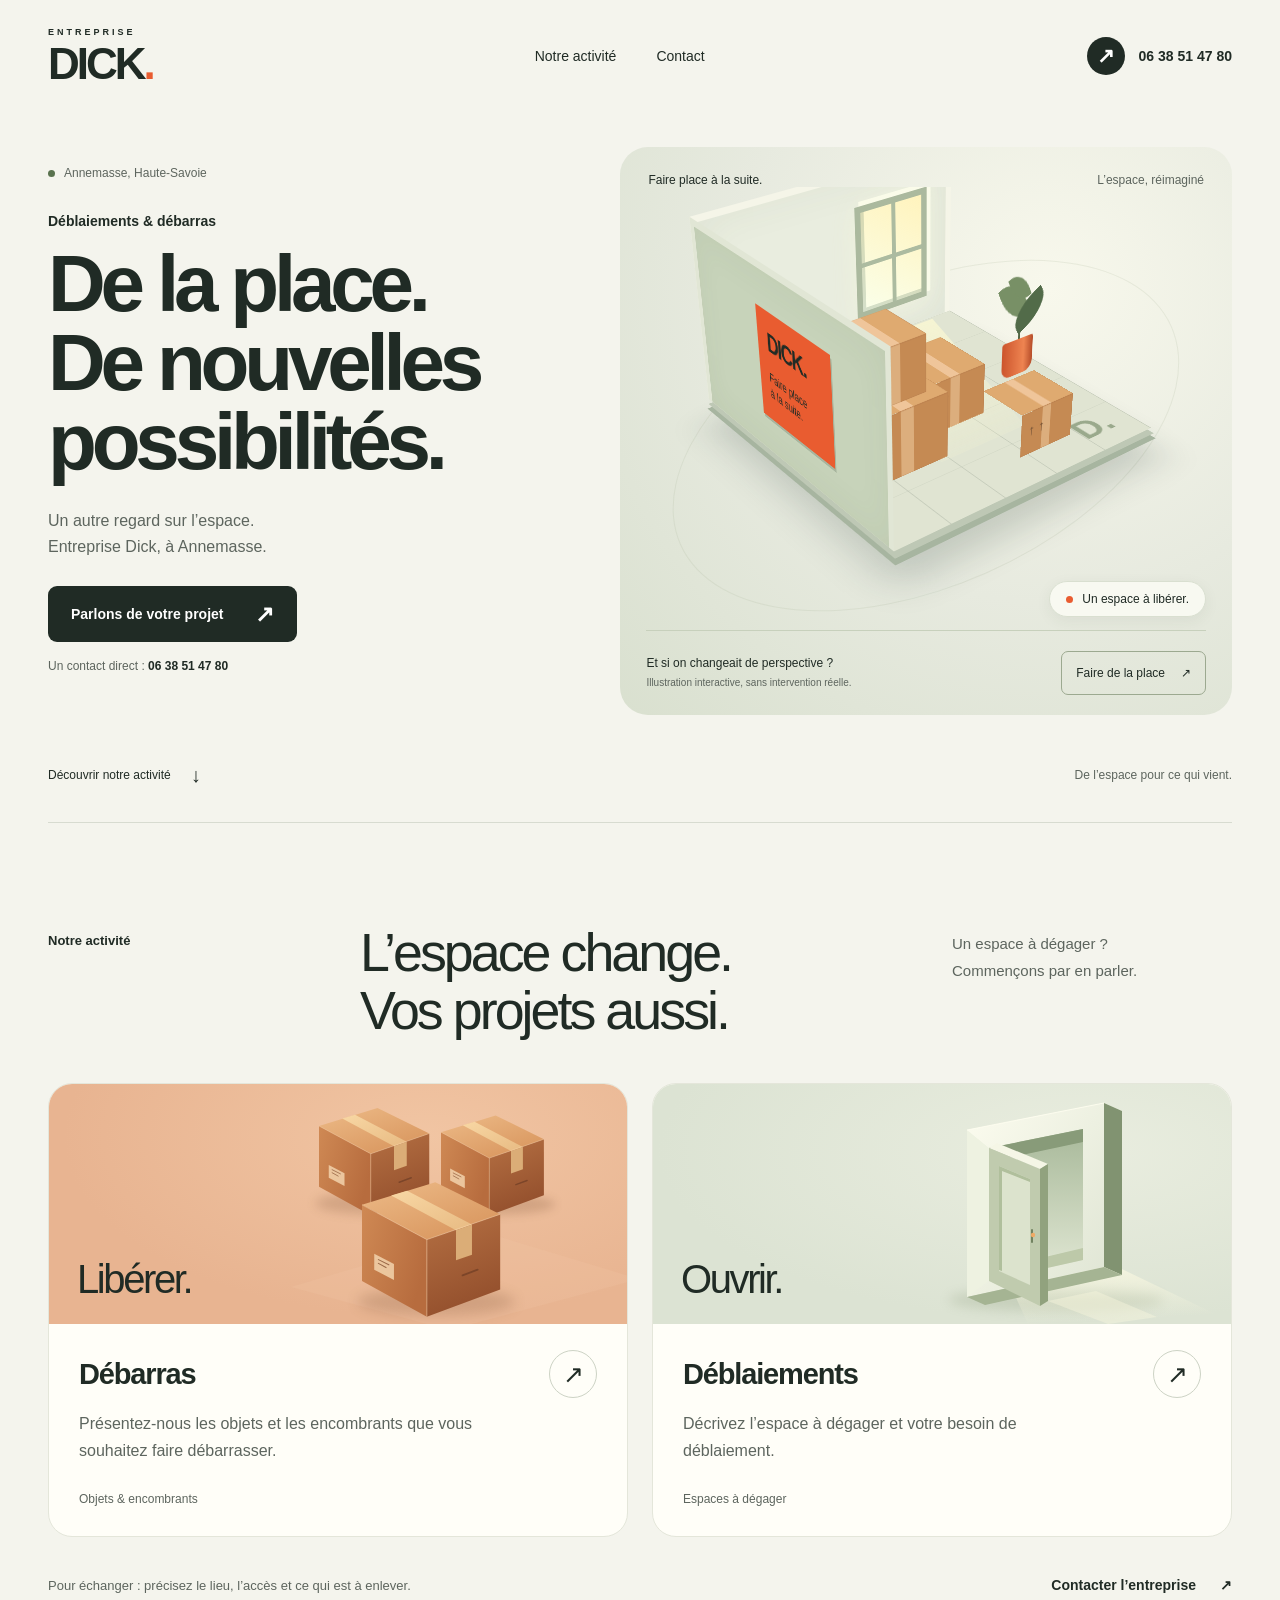
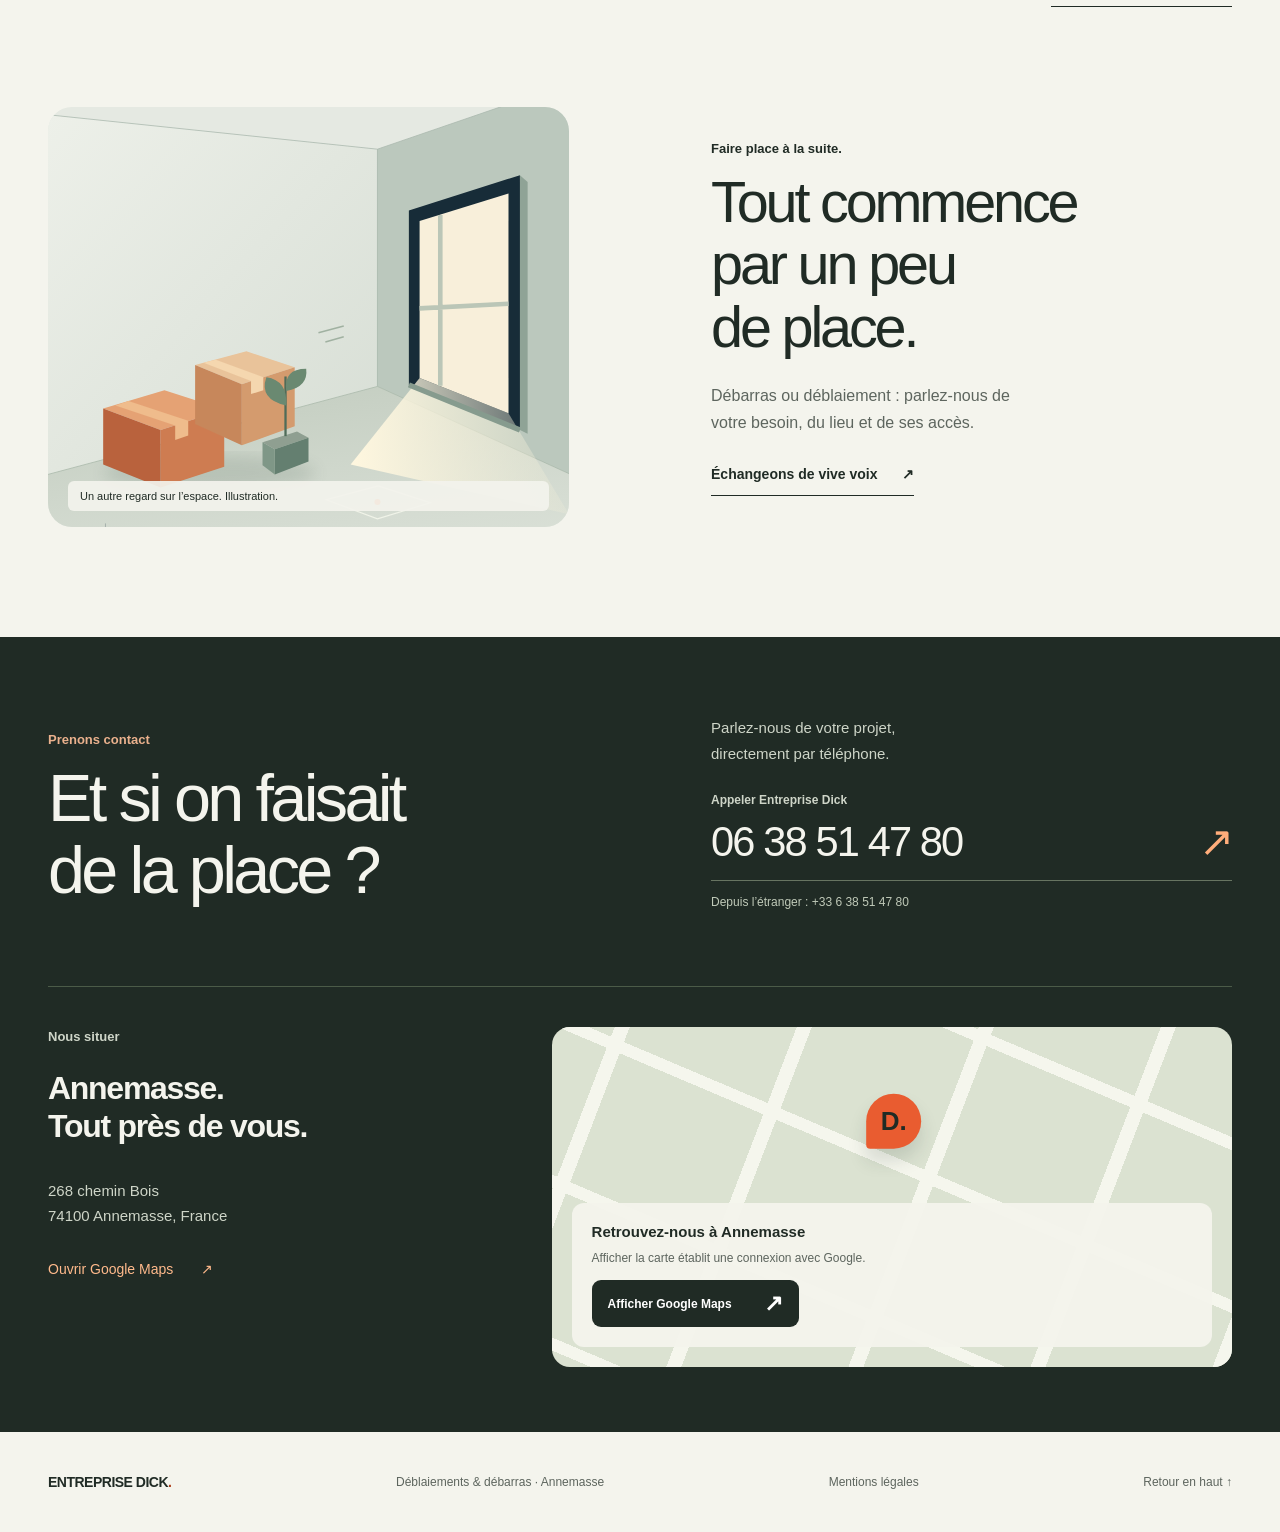
<file: index.html>
<!doctype html>
<html lang="fr">
<head>
  <meta charset="utf-8">
  <meta name="viewport" content="width=device-width, initial-scale=1">
  <title>Débarras & déblaiements à Annemasse — Entreprise Dick</title>
  <meta name="description" content="Entreprise Dick, débarras et déblaiements à Annemasse. Un espace à dégager ? Présentez votre projet et contactez-nous directement au 06 38 51 47 80.">
  <meta name="theme-color" content="#f4f4ed">
  <meta name="robots" content="index,follow">
  <link rel="canonical" href="https://zeurt119.github.io/entreprise-dick/">
  <meta property="og:type" content="website">
  <meta property="og:locale" content="fr_FR">
  <meta property="og:title" content="Entreprise Dick — Faire place à la suite.">
  <meta property="og:description" content="Déblaiements & débarras à Annemasse. De la place. De nouvelles possibilités.">
  <link rel="icon" href="favicon.svg" type="image/svg+xml">
  <link rel="stylesheet" href="style.css">
  <script src="script.js" defer></script>
</head>
<body>
  <a class="skip" href="#contenu">Aller au contenu</a>
  <header class="header wrap">
    <a class="brand" href="#accueil" aria-label="Entreprise Dick, accueil"><span>ENTREPRISE</span>DICK<span class="brand-dot" aria-hidden="true">.</span></a>
    <nav aria-label="Navigation principale"><a href="#activite">Notre activité</a><a href="#contact">Contact</a></nav>
    <a class="header-phone" href="tel:+33638514780"><span class="phone-icon" aria-hidden="true">↗</span> 06 38 51 47 80</a>
  </header>
  <main id="contenu">
    <section class="hero wrap" id="accueil" aria-labelledby="titre">
      <div class="hero-copy">
        <p class="location"><span aria-hidden="true"></span> Annemasse, Haute-Savoie</p>
        <p class="hero-service">Déblaiements &amp; débarras</p>
        <h1 id="titre">De la place.<br>De nouvelles<br>possibilités.</h1>
        <p class="hero-intro">Un autre regard sur l’espace.<br>Entreprise Dick, à Annemasse.</p>
        <button class="button" type="button" id="project-trigger" aria-haspopup="dialog">Parlons de votre projet <span aria-hidden="true">↗</span></button>
        <p class="call-note">Un contact direct : <a href="tel:+33638514780">06 38 51 47 80</a></p>
      </div>
      <div class="hero-visual" id="space-scene">
        <div class="scene-caption"><span>Faire place à la suite.</span><span class="scene-tag">L’espace, réimaginé</span></div>
        <div class="scene-stage" role="img" aria-label="Illustration en trois dimensions d’une pièce lumineuse et de cartons à enlever.">
          <div class="scene-orbit" aria-hidden="true"></div>
          <div class="room-scale" aria-hidden="true"><div class="room">
            <div class="floor"><span class="floor-mark">D.</span></div>
            <div class="wall wall-back"><div class="window"><i></i><i></i></div></div>
            <div class="wall wall-left"><div class="wall-print"><span>DICK.</span><small>Faire place<br>à la suite.</small></div></div>
            <div class="sunlight"></div>
            <div class="box box-one clutter"><div class="box-top"></div><div class="box-front"></div><div class="box-side"></div></div>
            <div class="box box-two clutter"><div class="box-top"></div><div class="box-front"></div><div class="box-side"></div></div>
            <div class="box box-three clutter"><div class="box-top"></div><div class="box-front"></div><div class="box-side"></div></div>
            <div class="box box-four clutter"><div class="box-top"></div><div class="box-front"></div><div class="box-side"></div></div>
            <div class="box box-five clutter"><div class="box-top"></div><div class="box-front"></div><div class="box-side"></div></div>
            <div class="plant"><div class="stem"></div><i class="leaf leaf-one"></i><i class="leaf leaf-two"></i><i class="leaf leaf-three"></i><div class="pot"></div></div>
          </div></div>
          <div class="scene-label"><span class="label-dot"></span><span id="scene-state" aria-live="polite">Un espace à libérer.</span></div>
        </div>
        <div class="scene-bottom"><p>Et si on changeait de perspective ?<small>Illustration interactive, sans intervention réelle.</small></p><button type="button" class="scene-toggle" id="space-toggle" aria-pressed="false" aria-controls="space-scene" hidden>Faire de la place <span aria-hidden="true">↗</span></button></div>
        <noscript><p class="scene-nojs">L’illustration reste visible sans JavaScript. Pour votre projet, appelez le 06 38 51 47 80.</p></noscript>
      </div>
      <div class="hero-foot"><a href="#activite">Découvrir notre activité <span aria-hidden="true">↓</span></a><span>De l’espace pour ce qui vient.</span></div>
    </section>
    <section class="activity wrap" id="activite" aria-labelledby="activity-title">
      <div class="section-heading"><p class="eyebrow">Notre activité</p><h2 id="activity-title">L’espace change.<br>Vos projets aussi.</h2><p>Un espace à dégager ?<br>Commençons par en parler.</p></div>
      <div class="services">
        <article class="service-card">
          <div class="service-art art-boxes" aria-hidden="true"><img class="service-illustration" src="debarras-3d.svg" alt="" width="650" height="240" loading="lazy"><span class="art-word">Libérer.</span></div>
          <div class="service-body"><div class="service-title"><h3>Débarras</h3><button class="service-trigger" type="button" data-project="debarras" aria-haspopup="dialog" aria-label="Présenter un projet de débarras">↗</button></div><p>Présentez-nous les objets et les encombrants que vous souhaitez faire débarrasser.</p><span class="service-detail">Objets &amp; encombrants</span></div>
        </article>
        <article class="service-card">
          <div class="service-art art-space" aria-hidden="true"><img class="service-illustration" src="deblaiement-3d.svg" alt="" width="650" height="240" loading="lazy"><span class="art-word">Ouvrir.</span></div>
          <div class="service-body"><div class="service-title"><h3>Déblaiements</h3><button class="service-trigger" type="button" data-project="deblaiement" aria-haspopup="dialog" aria-label="Présenter un projet de déblaiement">↗</button></div><p>Décrivez l’espace à dégager et votre besoin de déblaiement.</p><span class="service-detail">Espaces à dégager</span></div>
        </article>
      </div>
      <div class="activity-footer"><p>Pour échanger : précisez le lieu, l’accès et ce qui est à enlever.</p><a class="text-link" href="#contact">Contacter l’entreprise <span aria-hidden="true">↗</span></a></div>
    </section>
    <section class="perspective wrap" aria-labelledby="perspective-title">
      <figure><img src="espace.svg" alt="Illustration graphique d’une pièce ouverte et lumineuse, avec quelques objets regroupés sur le côté." width="680" height="720" loading="lazy"><figcaption>Un autre regard sur l’espace. Illustration.</figcaption></figure>
      <div><p class="eyebrow">Faire place à la suite.</p><h2 id="perspective-title">Tout commence<br>par un peu<br>de place.</h2><p>Débarras ou déblaiement : parlez-nous de votre besoin, du lieu et de ses accès.</p><a class="text-link" href="tel:+33638514780">Échangeons de vive voix <span aria-hidden="true">↗</span></a></div>
    </section>
    <section class="contact" id="contact" aria-labelledby="contact-title">
      <div class="wrap">
        <div class="contact-top"><div><p class="eyebrow">Prenons contact</p><h2 id="contact-title">Et si on faisait<br>de la place ?</h2></div><div class="contact-call"><p>Parlez-nous de votre projet,<br>directement par téléphone.</p><span class="small-label">Appeler Entreprise Dick</span><a class="big-phone" href="tel:+33638514780">06 38 51 47 80 <span aria-hidden="true">↗</span></a><p class="international">Depuis l’étranger : +33 6 38 51 47 80</p></div></div>
        <div class="location-grid">
          <div class="location-copy"><span class="small-label">Nous situer</span><h3>Annemasse.<br>Tout près de vous.</h3><address>268 chemin Bois<br>74100 Annemasse, France</address><a class="maps-link" href="https://www.google.com/maps?q=268%20chemin%20Bois%2C%2074100%20Annemasse%2C%20France&amp;hl=fr" target="_blank" rel="noopener noreferrer">Ouvrir Google Maps <span aria-hidden="true">↗</span></a></div>
          <div class="map-frame"><div class="map-placeholder" id="map-placeholder"><div class="map-grid" aria-hidden="true"><span class="map-pin">D.</span></div><div class="map-prompt"><strong>Retrouvez-nous à Annemasse</strong><p>Afficher la carte établit une connexion avec Google.</p><button class="button button-light" id="load-map" type="button" hidden>Afficher Google Maps <span aria-hidden="true">↗</span></button><noscript><p>Utilisez le lien « Ouvrir Google Maps ».</p></noscript></div></div><iframe class="location-map" id="location-map" title="Google Maps — recherche de 268 chemin Bois, 74100 Annemasse, France" data-src="https://www.google.com/maps?q=268%20chemin%20Bois%2C%2074100%20Annemasse%2C%20France&amp;output=embed&amp;hl=fr" width="640" height="350" loading="lazy" referrerpolicy="no-referrer-when-downgrade" allowfullscreen hidden></iframe><p class="map-status" id="map-status" role="status"></p><button class="map-hide" id="hide-map" type="button" hidden>Masquer la carte</button></div>
        </div>
      </div>
    </section>
  </main>
  <footer class="footer wrap"><a class="footer-brand" href="#accueil">ENTREPRISE DICK<span>.</span></a><span>Déblaiements &amp; débarras · Annemasse</span><a class="legal-link" href="mentions-legales.html">Mentions légales</a><a href="#accueil">Retour en haut ↑</a></footer>
  <dialog id="project-dialog" aria-labelledby="dialog-title" aria-describedby="project-context demo-notice"><div class="dialog-shell"><button class="dialog-close" type="button" aria-label="Fermer le formulaire">×</button><p class="eyebrow">PARLONS DE VOTRE PROJET</p><h2 id="dialog-title">De la place pour<br><em>votre projet.</em></h2><p id="project-context" class="project-context">Présentez votre besoin de débarras ou de déblaiement.</p><p class="demo-notice" id="demo-notice">Formulaire de démonstration — aucun message n’est envoyé.</p><form id="project-form" novalidate><input type="hidden" name="project-type" id="project-type" value="general"><p class="required-note">Les champs marqués * sont obligatoires.</p><div class="form-pair"><div class="field"><label for="project-email">E-mail *</label><input type="email" id="project-email" name="email" autocomplete="email" required aria-describedby="email-error"><span class="field-error" id="email-error"></span></div><div class="field"><label for="project-phone">Téléphone *</label><input type="tel" id="project-phone" name="phone" autocomplete="tel" required aria-describedby="phone-error"><span class="field-error" id="phone-error"></span></div></div><div class="field"><label for="project-description">Description du projet *</label><textarea id="project-description" name="description" rows="3" required aria-describedby="description-help description-error"></textarea><span class="field-help" id="description-help">Précisez le lieu, l’accès et ce qui est à enlever.</span><span class="field-error" id="description-error"></span></div><div class="form-pair budget-row"><div class="field"><label for="budget-choice">Budget indicatif</label><select id="budget-choice" name="budget-choice"><option value="undefined">À définir</option><option value="amount">Indiquer un montant en euros</option></select></div><div class="field" id="budget-field" hidden><label for="project-budget">Montant en euros *</label><input id="project-budget" name="budget" type="number" min="0" step="0.01" inputmode="decimal" aria-describedby="budget-error"><span class="field-error" id="budget-error"></span></div></div><button class="button form-submit" type="submit">Valider la démonstration <span aria-hidden="true">↗</span></button><p id="form-status" class="form-status" role="status" aria-live="polite"></p><p class="privacy-note">Aucune donnée saisie n’est transmise ni enregistrée. Les champs sont effacés à la fermeture.</p></form></div></dialog>
</body>
</html>
</file>
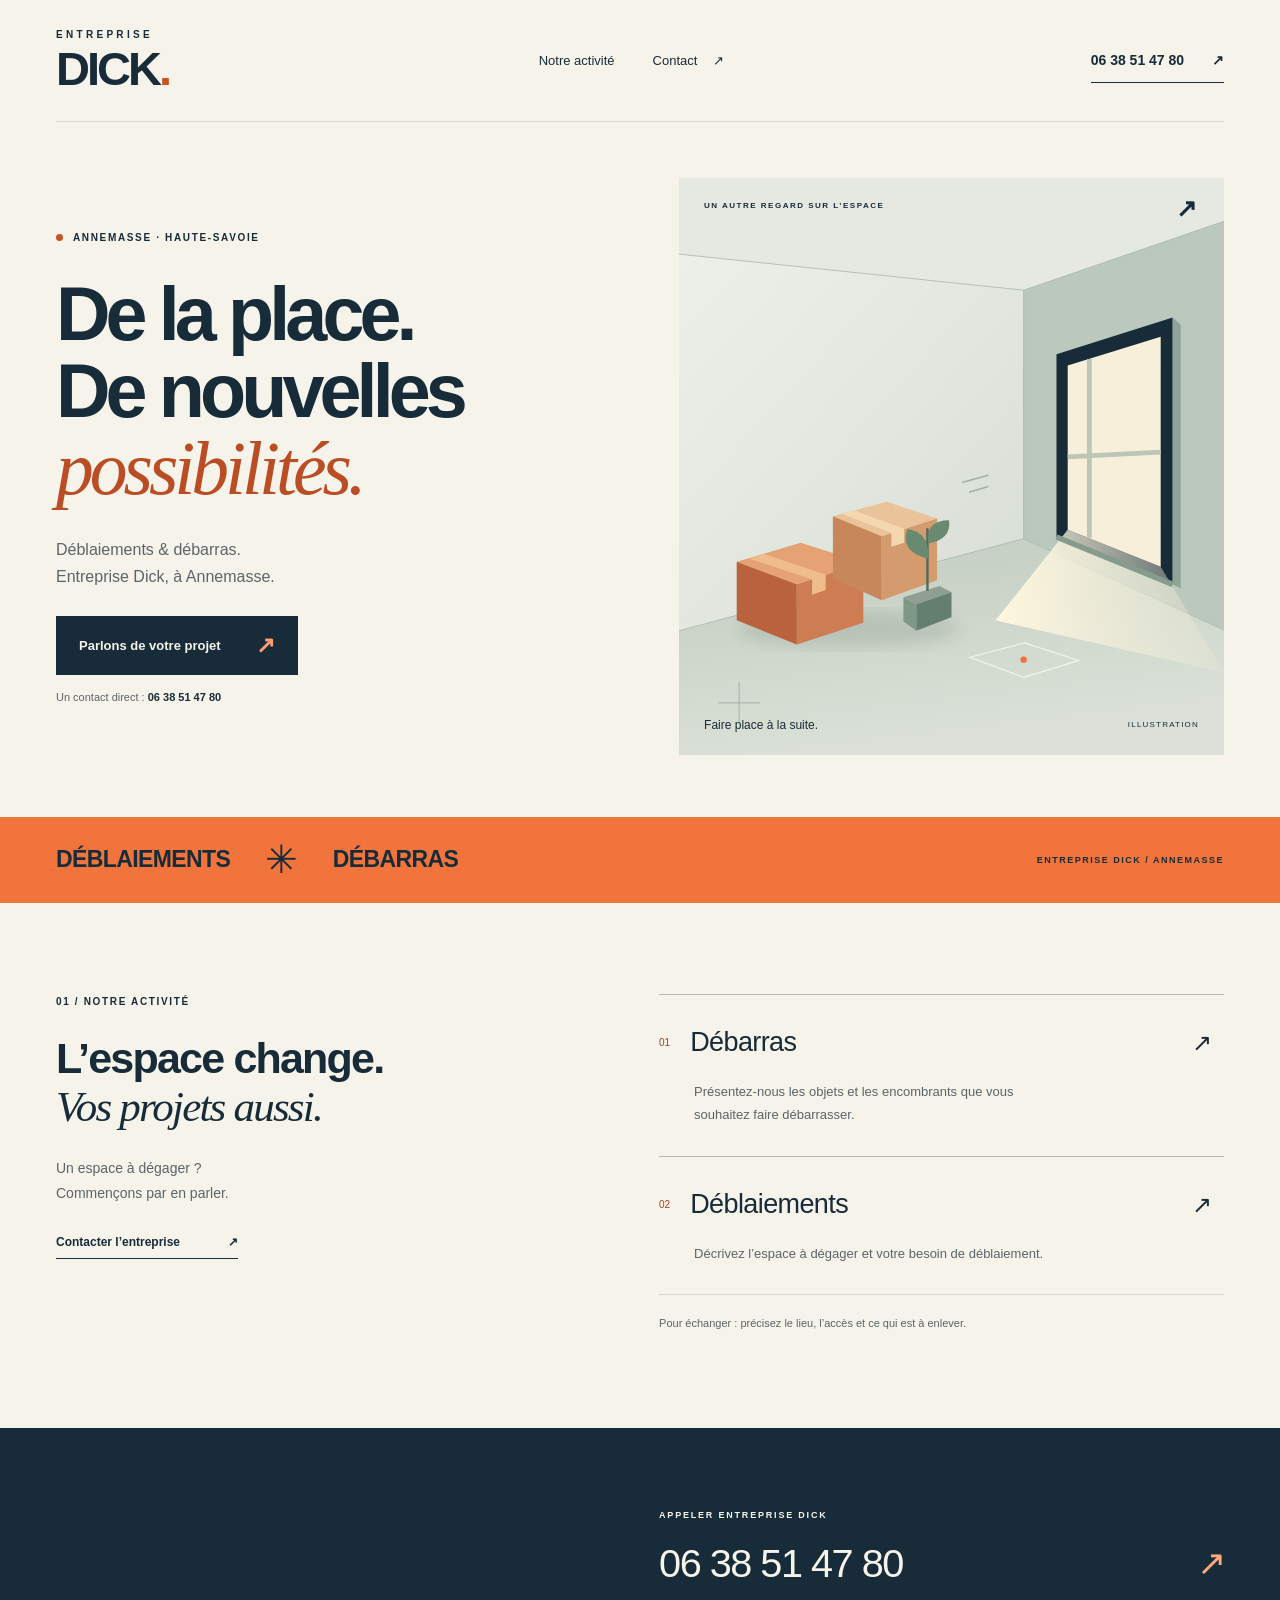
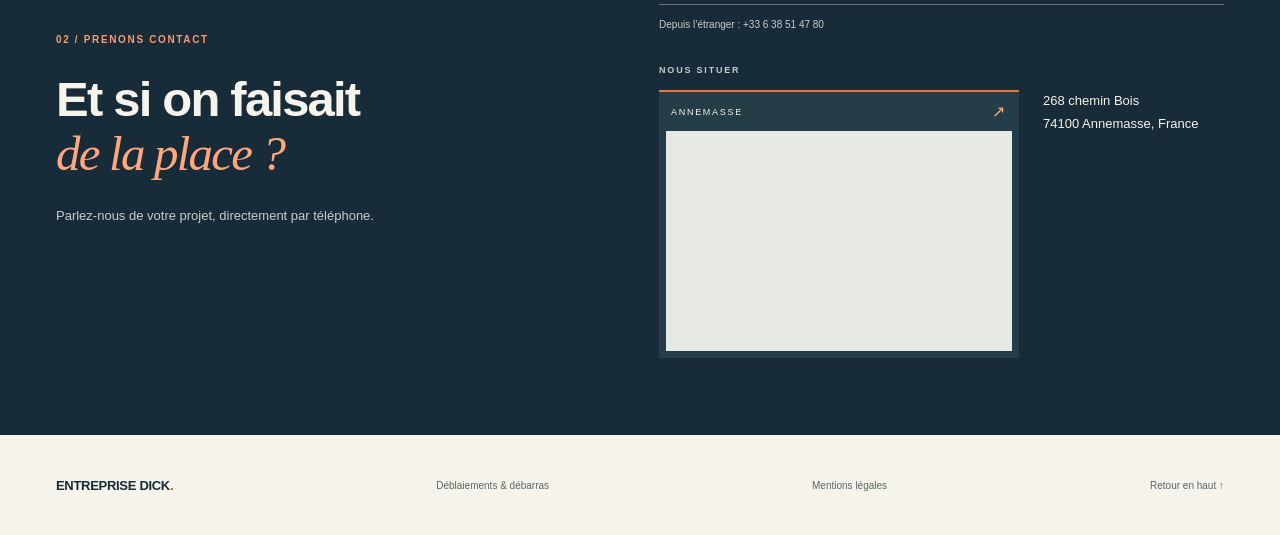
<file: output/before/index.html>
<!doctype html>
<html lang="fr">
<head>
<meta charset="utf-8"><meta name="viewport" content="width=device-width, initial-scale=1">
<title>Entreprise Dick — Déblaiements & débarras · Annemasse</title>
<meta name="description" content="Entreprise Dick, déblaiements et débarras à Annemasse. Échangez sur votre projet au 06 38 51 47 80.">
<meta name="theme-color" content="#172c38"><link rel="stylesheet" href="style.css">
</head>
<body>
<a class="skip" href="#contenu">Aller au contenu</a>
<header class="header wrap"><a class="brand" href="#accueil" aria-label="Entreprise Dick, accueil"><span>ENTREPRISE</span>DICK<span class="brand-dot" aria-hidden="true">.</span></a><nav aria-label="Navigation principale"><a href="#activite">Notre activité</a><a href="#contact">Contact <span aria-hidden="true">↗</span></a></nav><a class="header-phone" href="tel:+33638514780">06 38 51 47 80 <span aria-hidden="true">↗</span></a></header>
<main id="contenu">
<section class="hero wrap" id="accueil" aria-labelledby="titre">
<div class="hero-copy"><p class="eyebrow"><span aria-hidden="true"></span> ANNEMASSE · HAUTE-SAVOIE</p><h1 id="titre">De la place.<br>De nouvelles<br><em>possibilités.</em></h1><p class="hero-intro">Déblaiements &amp; débarras.<br>Entreprise Dick, à Annemasse.</p><button class="button" type="button" id="project-trigger" aria-haspopup="dialog">Parlons de votre projet <span aria-hidden="true">↗</span></button><p class="call-note">Un contact direct : <a href="tel:+33638514780">06 38 51 47 80</a></p></div>
<figure class="hero-art"><div class="art-top"><span>UN AUTRE REGARD SUR L’ESPACE</span><span aria-hidden="true">↗</span></div><img src="espace.svg" alt="Illustration graphique d’une pièce ouverte et lumineuse, avec quelques objets regroupés sur le côté." width="680" height="720"><figcaption><span>Faire place à la suite.</span><span>Illustration</span></figcaption></figure>
</section>
<div class="activity-band"><div class="wrap band-inner"><span>DÉBLAIEMENTS</span><span class="asterisk" aria-hidden="true">✳</span><span>DÉBARRAS</span><span class="band-place">ENTREPRISE DICK / ANNEMASSE</span></div></div>
<section class="activity wrap" id="activite" aria-labelledby="activity-title"><div class="section-heading"><p class="eyebrow">01 / NOTRE ACTIVITÉ</p><h2 id="activity-title">L’espace change.<br><em>Vos projets aussi.</em></h2><p>Un espace à dégager ?<br>Commençons par en parler.</p><a class="text-link" href="#contact">Contacter l’entreprise <span aria-hidden="true">↗</span></a></div><div class="services"><article><div class="service-title"><span class="number">01</span><h3>Débarras</h3><button class="service-symbol service-trigger" type="button" data-project="debarras" aria-haspopup="dialog" aria-label="Présenter un projet de débarras">↗</button></div><p>Présentez-nous les objets et les encombrants que vous souhaitez faire débarrasser.</p></article><article><div class="service-title"><span class="number">02</span><h3>Déblaiements</h3><button class="service-symbol service-trigger" type="button" data-project="deblaiement" aria-haspopup="dialog" aria-label="Présenter un projet de déblaiement">↗</button></div><p>Décrivez l’espace à dégager et votre besoin de déblaiement.</p></article><p class="services-note">Pour échanger : précisez le lieu, l’accès et ce qui est à enlever.</p></div></section>
<section class="contact" id="contact" aria-labelledby="contact-title"><div class="wrap contact-grid"><div><p class="eyebrow">02 / PRENONS CONTACT</p><h2 id="contact-title">Et si on faisait<br><em>de la place ?</em></h2><p class="contact-intro">Parlez-nous de votre projet, directement par téléphone.</p></div><div class="contact-details"><p class="small-label">APPELER ENTREPRISE DICK</p><a class="big-phone" href="tel:+33638514780">06 38 51 47 80 <span aria-hidden="true">↗</span></a><p class="international">Depuis l’étranger : +33 6 38 51 47 80</p><div class="address-row"><div class="location-links"><span class="small-label">NOUS SITUER</span><div class="map-frame"><div class="map-caption"><span>ANNEMASSE</span><span aria-hidden="true">↗</span></div><iframe class="location-map" title="Google Maps — recherche de 268 chemin Bois, 74100 Annemasse, France" src="https://www.google.com/maps?q=268%20chemin%20Bois%2C%2074100%20Annemasse%2C%20France&amp;output=embed&amp;hl=fr" width="360" height="220" loading="lazy" referrerpolicy="no-referrer-when-downgrade" allowfullscreen></iframe></div></div><address>268 chemin Bois<br>74100 Annemasse, France</address></div></div></div></section>
</main><footer class="footer wrap"><a class="footer-brand" href="#accueil">ENTREPRISE DICK<span>.</span></a><span>Déblaiements &amp; débarras</span><a class="legal-link" href="mentions-legales.html">Mentions légales</a><a href="#accueil">Retour en haut ↑</a></footer>
<dialog id="project-dialog" aria-labelledby="dialog-title" aria-describedby="project-context demo-notice"><div class="dialog-shell"><button class="dialog-close" type="button" aria-label="Fermer le formulaire">×</button><p class="eyebrow">PARLONS DE VOTRE PROJET</p><h2 id="dialog-title">De la place pour<br><em>votre projet.</em></h2><p id="project-context" class="project-context">Présentez votre besoin de débarras ou de déblaiement.</p><p class="demo-notice" id="demo-notice">Formulaire de démonstration — aucun message n’est envoyé.</p><form id="project-form" novalidate><input type="hidden" name="project-type" id="project-type" value="general"><p class="required-note">Les champs marqués * sont obligatoires.</p><div class="form-pair"><div class="field"><label for="project-email">E-mail *</label><input type="email" id="project-email" name="email" autocomplete="email" required aria-describedby="email-error"><span class="field-error" id="email-error"></span></div><div class="field"><label for="project-phone">Téléphone *</label><input type="tel" id="project-phone" name="phone" autocomplete="tel" required aria-describedby="phone-error"><span class="field-error" id="phone-error"></span></div></div><div class="field"><label for="project-description">Description du projet *</label><textarea id="project-description" name="description" rows="3" required aria-describedby="description-help description-error"></textarea><span class="field-help" id="description-help">Précisez le lieu, l’accès et ce qui est à enlever.</span><span class="field-error" id="description-error"></span></div><div class="form-pair budget-row"><div class="field"><label for="budget-choice">Budget indicatif</label><select id="budget-choice" name="budget-choice"><option value="undefined">À définir</option><option value="amount">Indiquer un montant en euros</option></select></div><div class="field" id="budget-field" hidden><label for="project-budget">Montant en euros *</label><input id="project-budget" name="budget" type="number" min="0" step="0.01" inputmode="decimal" aria-describedby="budget-error"><span class="field-error" id="budget-error"></span></div></div><button class="button form-submit" type="submit">Valider la démonstration <span aria-hidden="true">↗</span></button><p id="form-status" class="form-status" role="status" aria-live="polite"></p><p class="privacy-note">Aucune donnée saisie n’est transmise ni enregistrée. Les champs sont effacés à la fermeture.</p></form></div></dialog><script src="script.js"></script></body></html>
</file>
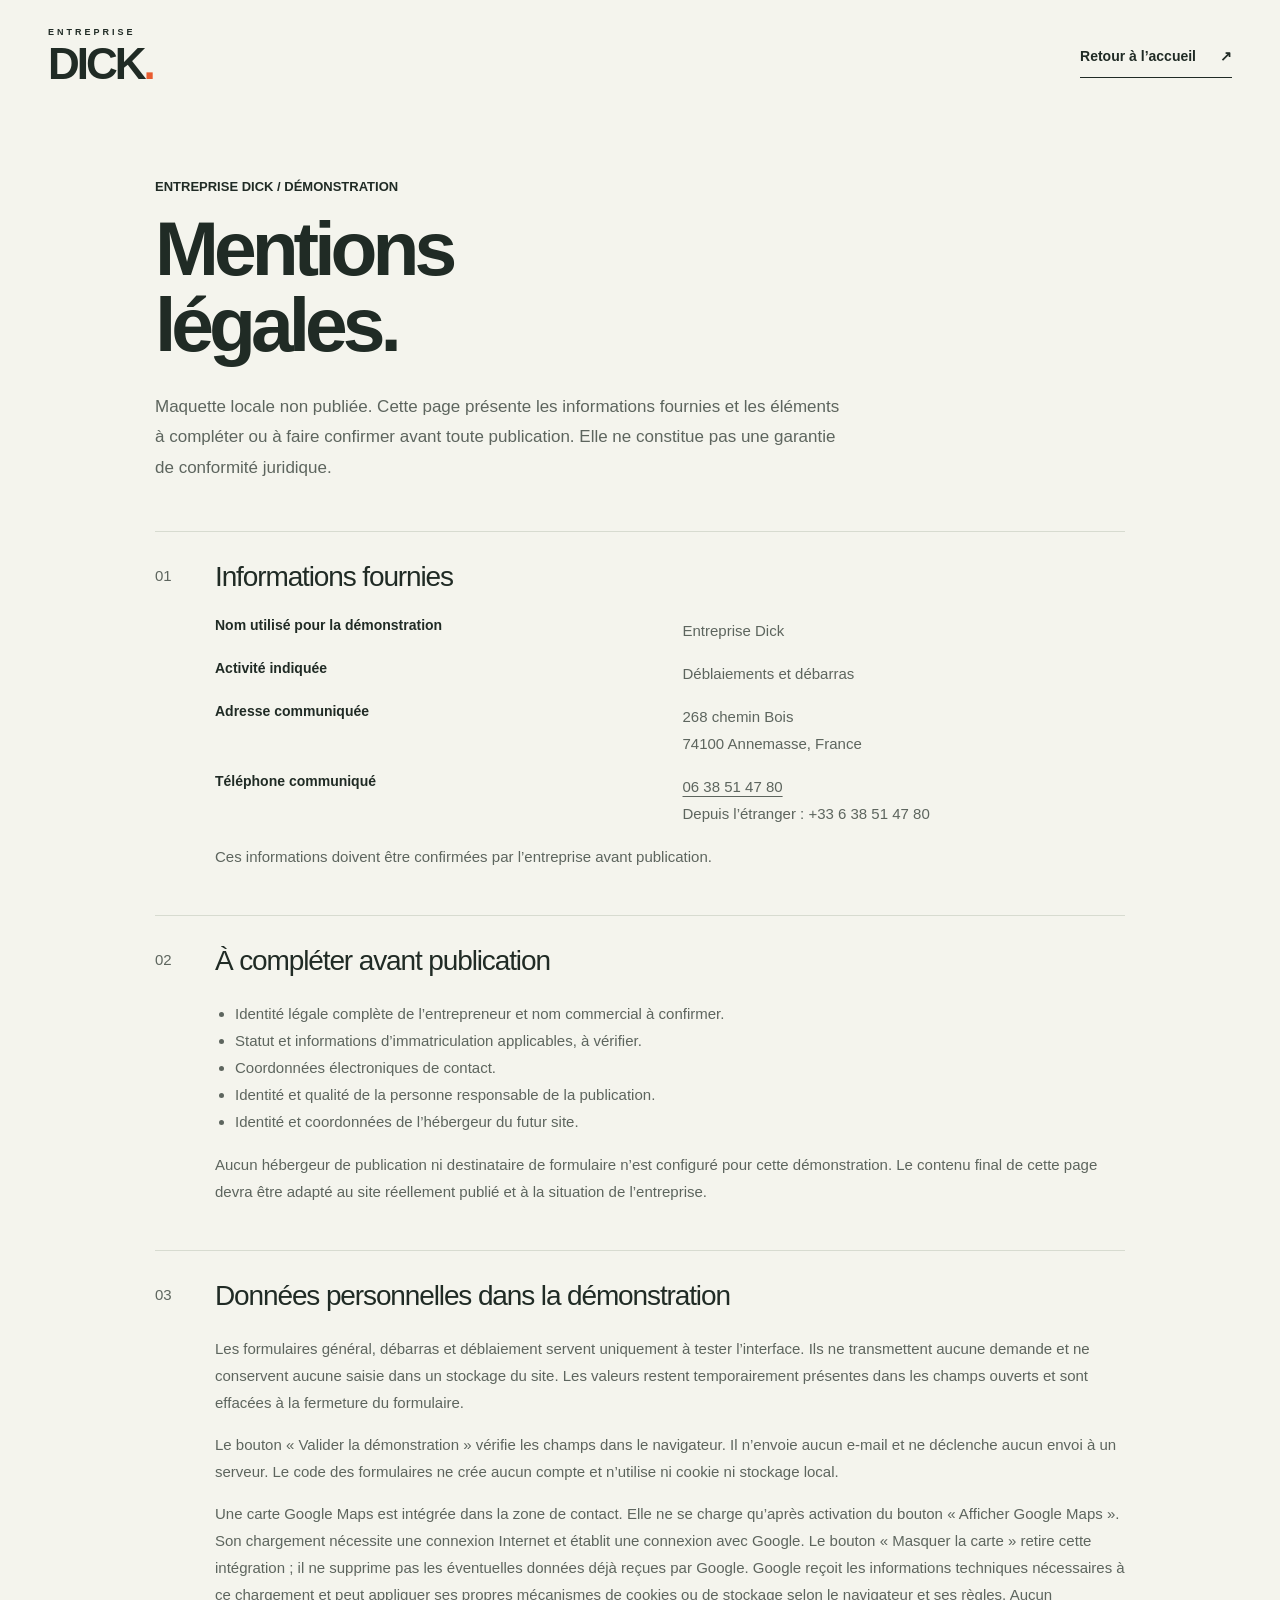
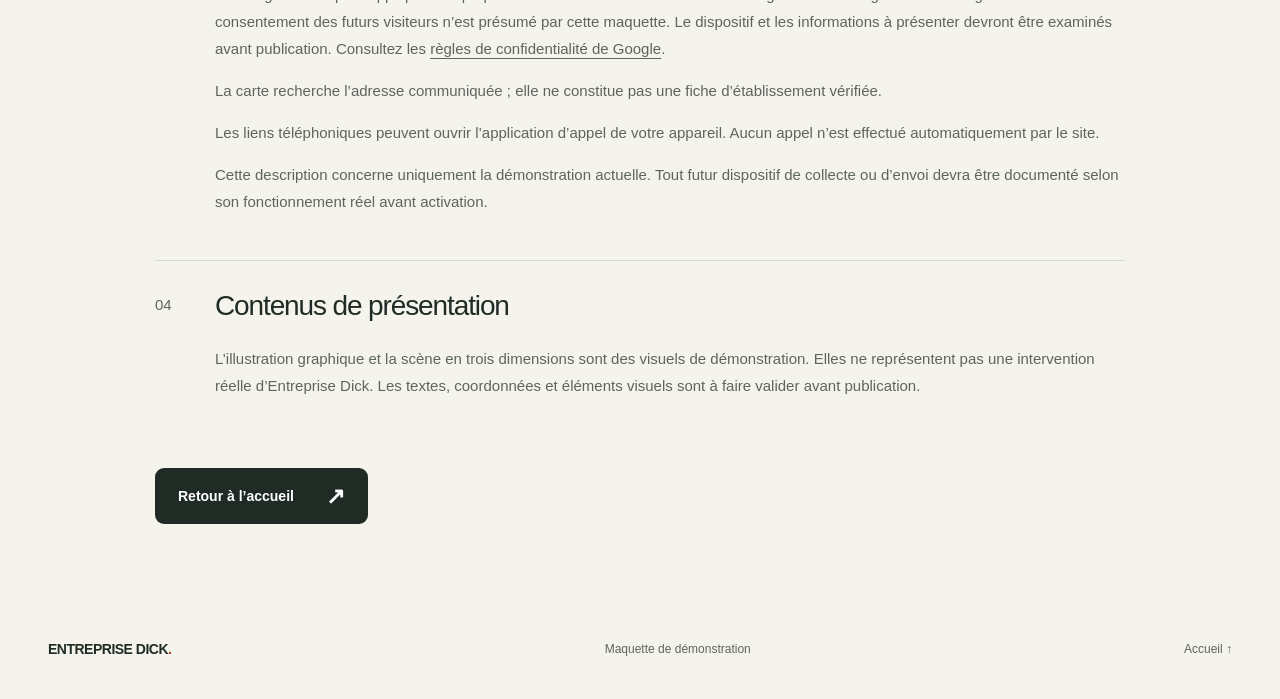
<file: mentions-legales.html>
<!doctype html>
<html lang="fr"><head><meta charset="utf-8"><meta name="viewport" content="width=device-width, initial-scale=1"><meta name="robots" content="noindex,nofollow"><meta name="theme-color" content="#f4f4ed"><meta name="description" content="Informations de la maquette Entreprise Dick : coordonnées fournies, formulaire de démonstration et éléments à confirmer avant publication."><link rel="icon" href="favicon.svg" type="image/svg+xml"><title>Mentions légales — Entreprise Dick · Démonstration</title><link rel="stylesheet" href="style.css"></head><body><a class="skip" href="#contenu">Aller au contenu</a><header class="header wrap"><a class="brand" href="index.html" aria-label="Entreprise Dick, accueil"><span>ENTREPRISE</span>DICK<span class="brand-dot" aria-hidden="true">.</span></a><a class="text-link" href="index.html">Retour à l’accueil <span aria-hidden="true">↗</span></a></header><main class="legal-page wrap" id="contenu"><p class="eyebrow">ENTREPRISE DICK / DÉMONSTRATION</p><h1>Mentions<br><em>légales.</em></h1><p class="legal-intro">Maquette locale non publiée. Cette page présente les informations fournies et les éléments à compléter ou à faire confirmer avant toute publication. Elle ne constitue pas une garantie de conformité juridique.</p><section class="legal-section" aria-labelledby="provided"><p class="number">01</p><div><h2 id="provided">Informations fournies</h2><dl><dt>Nom utilisé pour la démonstration</dt><dd>Entreprise Dick</dd><dt>Activité indiquée</dt><dd>Déblaiements et débarras</dd><dt>Adresse communiquée</dt><dd>268 chemin Bois<br>74100 Annemasse, France</dd><dt>Téléphone communiqué</dt><dd><a href="tel:+33638514780">06 38 51 47 80</a><br>Depuis l’étranger : +33 6 38 51 47 80</dd></dl><p>Ces informations doivent être confirmées par l’entreprise avant publication.</p></div></section><section class="legal-section" aria-labelledby="complete"><p class="number">02</p><div><h2 id="complete">À compléter avant publication</h2><ul><li>Identité légale complète de l’entrepreneur et nom commercial à confirmer.</li><li>Statut et informations d’immatriculation applicables, à vérifier.</li><li>Coordonnées électroniques de contact.</li><li>Identité et qualité de la personne responsable de la publication.</li><li>Identité et coordonnées de l’hébergeur du futur site.</li></ul><p>Aucun hébergeur de publication ni destinataire de formulaire n’est configuré pour cette démonstration. Le contenu final de cette page devra être adapté au site réellement publié et à la situation de l’entreprise.</p></div></section><section class="legal-section" aria-labelledby="data"><p class="number">03</p><div><h2 id="data">Données personnelles dans la démonstration</h2><p>Les formulaires général, débarras et déblaiement servent uniquement à tester l’interface. Ils ne transmettent aucune demande et ne conservent aucune saisie dans un stockage du site. Les valeurs restent temporairement présentes dans les champs ouverts et sont effacées à la fermeture du formulaire.</p><p>Le bouton « Valider la démonstration » vérifie les champs dans le navigateur. Il n’envoie aucun e-mail et ne déclenche aucun envoi à un serveur. Le code des formulaires ne crée aucun compte et n’utilise ni cookie ni stockage local.</p><p>Une carte Google Maps est intégrée dans la zone de contact. Elle ne se charge qu’après activation du bouton « Afficher Google Maps ». Son chargement nécessite une connexion Internet et établit une connexion avec Google. Le bouton « Masquer la carte » retire cette intégration ; il ne supprime pas les éventuelles données déjà reçues par Google. Google reçoit les informations techniques nécessaires à ce chargement et peut appliquer ses propres mécanismes de cookies ou de stockage selon le navigateur et ses règles. Aucun consentement des futurs visiteurs n’est présumé par cette maquette. Le dispositif et les informations à présenter devront être examinés avant publication. Consultez les <a href="https://policies.google.com/privacy?hl=fr" target="_blank" rel="noopener noreferrer">règles de confidentialité de Google</a>.</p><p>La carte recherche l’adresse communiquée ; elle ne constitue pas une fiche d’établissement vérifiée.</p><p>Les liens téléphoniques peuvent ouvrir l’application d’appel de votre appareil. Aucun appel n’est effectué automatiquement par le site.</p><p>Cette description concerne uniquement la démonstration actuelle. Tout futur dispositif de collecte ou d’envoi devra être documenté selon son fonctionnement réel avant activation.</p></div></section><section class="legal-section" aria-labelledby="visual"><p class="number">04</p><div><h2 id="visual">Contenus de présentation</h2><p>L’illustration graphique et la scène en trois dimensions sont des visuels de démonstration. Elles ne représentent pas une intervention réelle d’Entreprise Dick. Les textes, coordonnées et éléments visuels sont à faire valider avant publication.</p></div></section><a class="button" href="index.html">Retour à l’accueil <span aria-hidden="true">↗</span></a></main><footer class="footer wrap"><a class="footer-brand" href="index.html">ENTREPRISE DICK<span>.</span></a><span>Maquette de démonstration</span><a href="index.html">Accueil ↑</a></footer></body></html>
</file>
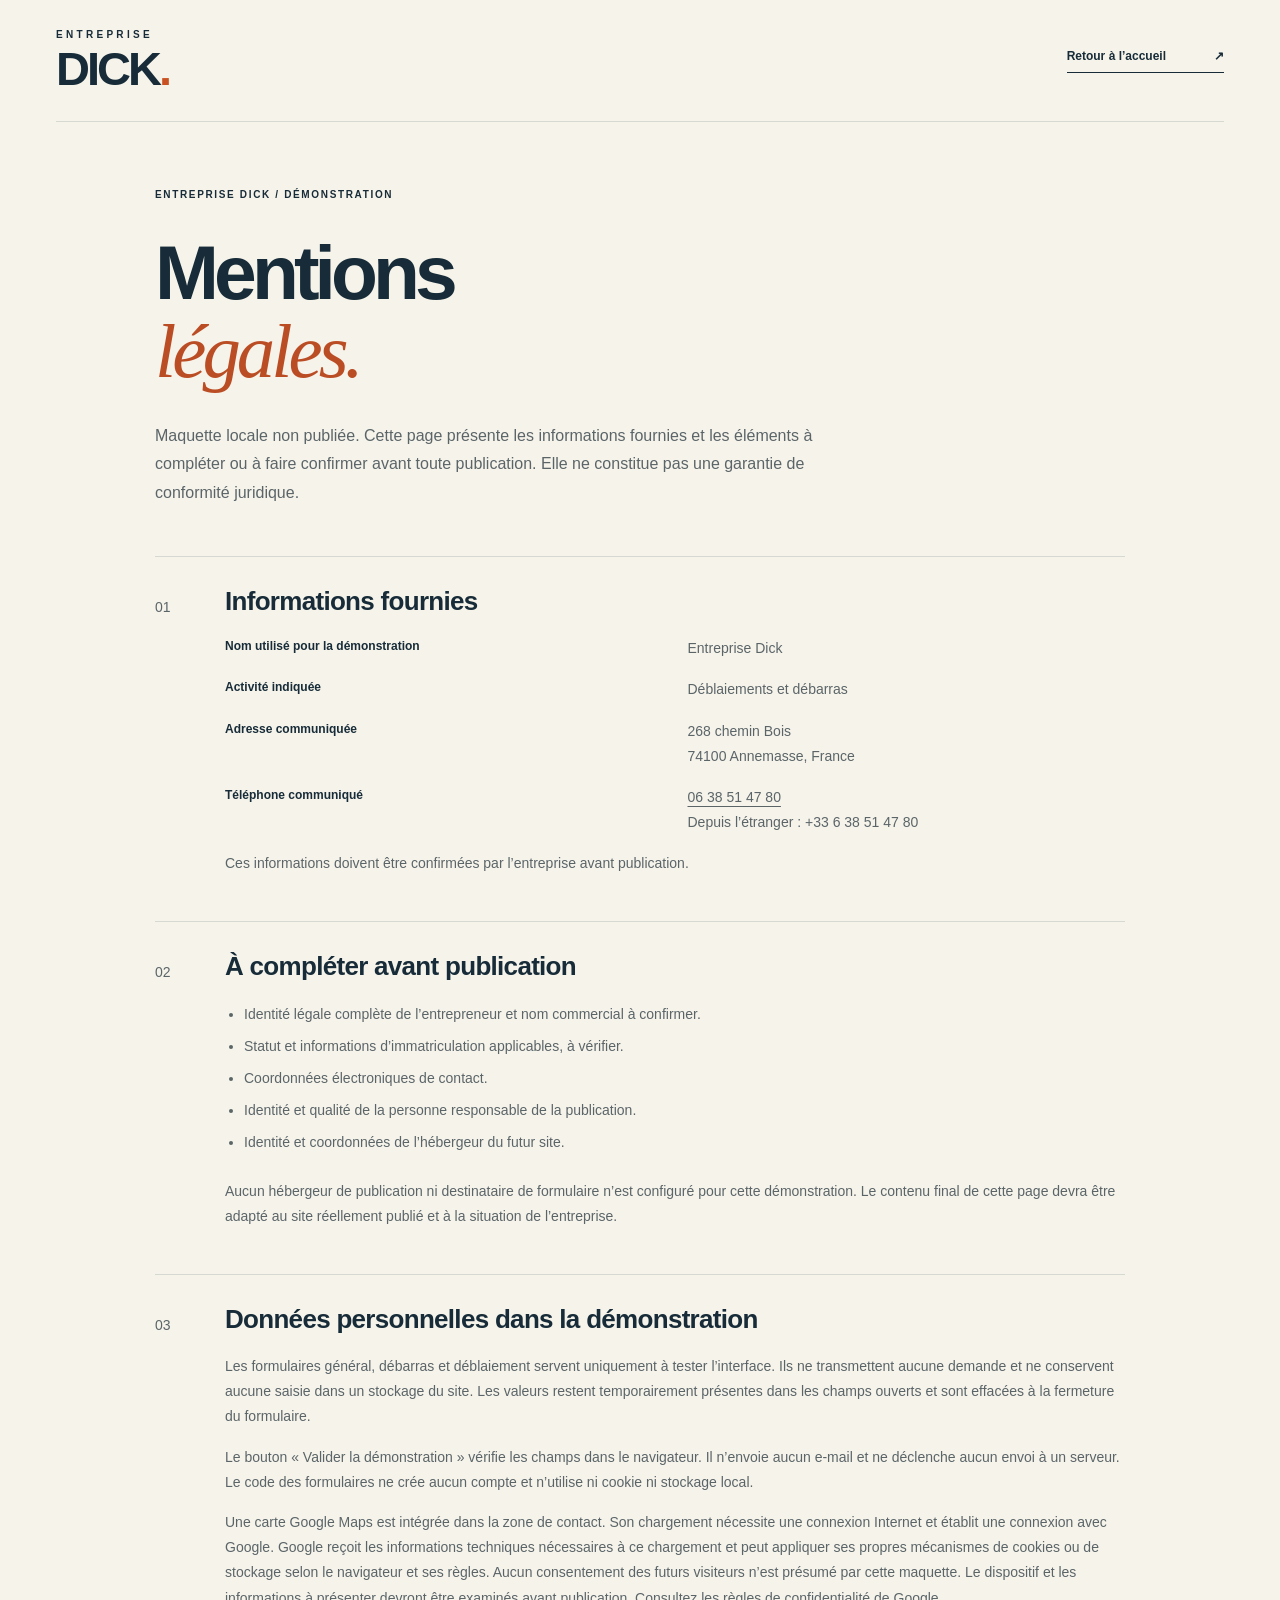
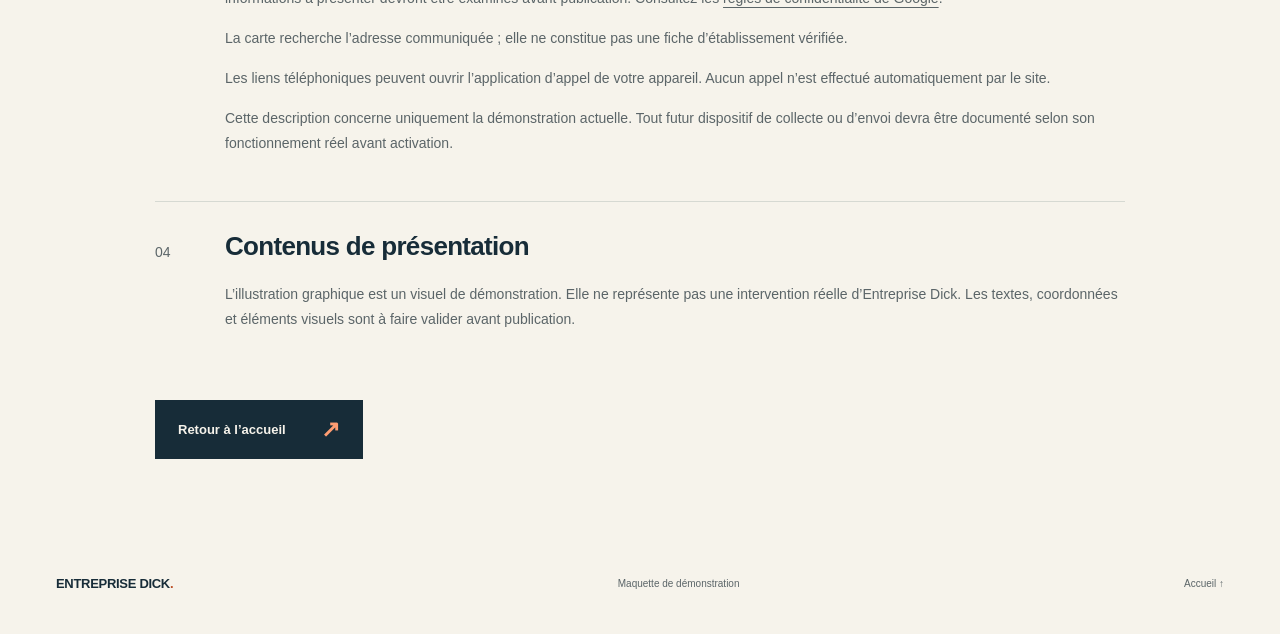
<file: output/before/mentions-legales.html>
<!doctype html>
<html lang="fr"><head><meta charset="utf-8"><meta name="viewport" content="width=device-width, initial-scale=1"><meta name="robots" content="noindex,nofollow"><meta name="theme-color" content="#172c38"><title>Mentions légales — Entreprise Dick · Démonstration</title><link rel="stylesheet" href="style.css"></head><body><a class="skip" href="#contenu">Aller au contenu</a><header class="header wrap"><a class="brand" href="index.html" aria-label="Entreprise Dick, accueil"><span>ENTREPRISE</span>DICK<span class="brand-dot" aria-hidden="true">.</span></a><a class="text-link" href="index.html">Retour à l’accueil <span aria-hidden="true">↗</span></a></header><main class="legal-page wrap" id="contenu"><p class="eyebrow">ENTREPRISE DICK / DÉMONSTRATION</p><h1>Mentions<br><em>légales.</em></h1><p class="legal-intro">Maquette locale non publiée. Cette page présente les informations fournies et les éléments à compléter ou à faire confirmer avant toute publication. Elle ne constitue pas une garantie de conformité juridique.</p><section class="legal-section" aria-labelledby="provided"><p class="number">01</p><div><h2 id="provided">Informations fournies</h2><dl><dt>Nom utilisé pour la démonstration</dt><dd>Entreprise Dick</dd><dt>Activité indiquée</dt><dd>Déblaiements et débarras</dd><dt>Adresse communiquée</dt><dd>268 chemin Bois<br>74100 Annemasse, France</dd><dt>Téléphone communiqué</dt><dd><a href="tel:+33638514780">06 38 51 47 80</a><br>Depuis l’étranger : +33 6 38 51 47 80</dd></dl><p>Ces informations doivent être confirmées par l’entreprise avant publication.</p></div></section><section class="legal-section" aria-labelledby="complete"><p class="number">02</p><div><h2 id="complete">À compléter avant publication</h2><ul><li>Identité légale complète de l’entrepreneur et nom commercial à confirmer.</li><li>Statut et informations d’immatriculation applicables, à vérifier.</li><li>Coordonnées électroniques de contact.</li><li>Identité et qualité de la personne responsable de la publication.</li><li>Identité et coordonnées de l’hébergeur du futur site.</li></ul><p>Aucun hébergeur de publication ni destinataire de formulaire n’est configuré pour cette démonstration. Le contenu final de cette page devra être adapté au site réellement publié et à la situation de l’entreprise.</p></div></section><section class="legal-section" aria-labelledby="data"><p class="number">03</p><div><h2 id="data">Données personnelles dans la démonstration</h2><p>Les formulaires général, débarras et déblaiement servent uniquement à tester l’interface. Ils ne transmettent aucune demande et ne conservent aucune saisie dans un stockage du site. Les valeurs restent temporairement présentes dans les champs ouverts et sont effacées à la fermeture du formulaire.</p><p>Le bouton « Valider la démonstration » vérifie les champs dans le navigateur. Il n’envoie aucun e-mail et ne déclenche aucun envoi à un serveur. Le code des formulaires ne crée aucun compte et n’utilise ni cookie ni stockage local.</p><p>Une carte Google Maps est intégrée dans la zone de contact. Son chargement nécessite une connexion Internet et établit une connexion avec Google. Google reçoit les informations techniques nécessaires à ce chargement et peut appliquer ses propres mécanismes de cookies ou de stockage selon le navigateur et ses règles. Aucun consentement des futurs visiteurs n’est présumé par cette maquette. Le dispositif et les informations à présenter devront être examinés avant publication. Consultez les <a href="https://policies.google.com/privacy?hl=fr" target="_blank" rel="noopener noreferrer">règles de confidentialité de Google</a>.</p><p>La carte recherche l’adresse communiquée ; elle ne constitue pas une fiche d’établissement vérifiée.</p><p>Les liens téléphoniques peuvent ouvrir l’application d’appel de votre appareil. Aucun appel n’est effectué automatiquement par le site.</p><p>Cette description concerne uniquement la démonstration actuelle. Tout futur dispositif de collecte ou d’envoi devra être documenté selon son fonctionnement réel avant activation.</p></div></section><section class="legal-section" aria-labelledby="visual"><p class="number">04</p><div><h2 id="visual">Contenus de présentation</h2><p>L’illustration graphique est un visuel de démonstration. Elle ne représente pas une intervention réelle d’Entreprise Dick. Les textes, coordonnées et éléments visuels sont à faire valider avant publication.</p></div></section><a class="button" href="index.html">Retour à l’accueil <span aria-hidden="true">↗</span></a></main><footer class="footer wrap"><a class="footer-brand" href="index.html">ENTREPRISE DICK<span>.</span></a><span>Maquette de démonstration</span><a href="index.html">Accueil ↑</a></footer></body></html>
</file>
<file: style.css>
/* Entreprise Dick — architectural study. Buildless, local assets, no dependencies. */
:root {
  color-scheme: light;
  --paper: #f4f4ed;
  --ink: #202b25;
  --muted: #5d655e;
  --accent: #e95c30;
  --line: #d7dbd0;
  --surface: #e8ecdf;
  --radius: 24px;
}
* { box-sizing: border-box; }
html { scroll-behavior: smooth; scroll-padding-top: 32px; }
body { margin: 0; background: var(--paper); color: var(--ink); font-family: "Segoe UI", Arial, sans-serif; -webkit-font-smoothing: antialiased; }
button, input, textarea, select { font: inherit; }
button, a { -webkit-tap-highlight-color: transparent; }
button { cursor: pointer; }
a { color: inherit; text-decoration: none; }
a:hover { text-decoration: underline; text-underline-offset: 5px; }
button:active, .button:active { transform: translateY(1px); }
:focus-visible { outline: 3px solid #a23816; outline-offset: 5px; }
[hidden] { display: none !important; }
.wrap { width: min(1320px, calc(100% - 96px)); margin-inline: auto; }
.skip { position: fixed; top: -100px; left: 20px; z-index: 20; background: var(--ink); color: white; padding: 16px; }
.skip:focus { top: 12px; }
.header { min-height: 112px; display: flex; align-items: center; justify-content: space-between; gap: 24px; }
.brand { font-family: Arial, sans-serif; font-size: 44px; font-weight: 900; letter-spacing: -3px; line-height: .9; }
.brand > span:first-child { display: block; font-size: 9px; font-weight: 700; letter-spacing: 3px; margin-bottom: 8px; }
.brand-dot { color: var(--accent); }
.header nav { display: flex; gap: 40px; }
.header nav a { display: flex; align-items: center; min-height: 44px; font-size: 14px; }
.header-phone { display: flex; align-items: center; gap: 14px; font-size: 14px; font-weight: 650; }
.phone-icon { background: var(--ink); color: white; border-radius: 50%; width: 38px; height: 38px; display: grid; place-items: center; font-size: 21px; }
.hero { display: grid; grid-template-columns: .94fr 1.06fr; gap: 30px; padding-top: 35px; }
.hero-copy { padding: 19px 0 30px; }
.location { display: flex; align-items: center; gap: 9px; font-size: 12px; margin: 0 0 33px; color: var(--muted); }
.location > span { width: 7px; height: 7px; background: #59724e; border-radius: 50%; }
.hero-service { font-size: 14px; font-weight: 600; margin-bottom: 15px; }
h1, h2, h3, p { margin-top: 0; }
h1 { font-family: Arial, sans-serif; font-size: clamp(52px, 6.25vw, 88px); line-height: .99; letter-spacing: -.065em; font-weight: 600; margin-bottom: 26px; }
h2 { font-size: clamp(36px, 4.2vw, 60px); line-height: 1.08; letter-spacing: -.055em; font-weight: 500; margin-bottom: 24px; }
h3 { font-size: 29px; letter-spacing: -.04em; font-weight: 550; }
h1 em, h2 em { font-style: normal; }
.hero-intro { font-size: 16px; line-height: 1.65; color: var(--muted); margin-bottom: 26px; }
.button { display: inline-flex; min-height: 56px; align-items: center; justify-content: space-between; gap: 32px; border: 0; border-radius: 9px; padding: 16px 23px; background: var(--ink); color: white; font-size: 14px; font-weight: 600; transition: background .2s, box-shadow .2s; }
.button:hover { background: #354737; text-decoration: none; box-shadow: 0 6px 18px #202b2518; }
.button span { font-size: 23px; line-height: 1; }
.call-note { font-size: 12px; color: var(--muted); margin-top: 17px; }
.call-note a { font-weight: 650; color: var(--ink); }
.hero-visual { min-width: 0; position: relative; border-radius: 28px; background: #e7eadf; background-image: radial-gradient(ellipse at 70% 25%, #f8f8ec 0, #e7eadf 52%, #d9e0cf 100%); display: flex; flex-direction: column; }
.scene-caption { display: flex; justify-content: space-between; gap: 16px; padding: 26px 28px 0; font-size: 12px; }
.scene-tag { color: var(--muted); }
.scene-stage { height: 440px; flex: 1; min-height: 390px; position: relative; perspective: 1200px; overflow: hidden; }
.scene-orbit { position: absolute; width: 88%; height: 68%; border: 1px solid #a4af982e; border-radius: 50%; left: 6%; top: 22%; transform: rotate(-24deg); }
.room-scale { position: absolute; top: 51%; left: 50%; width: 300px; height: 300px; transform: translate(-50%, -50%) scale(1.05); transform-style: preserve-3d; }
.room { width: 300px; height: 300px; position: relative; transform-style: preserve-3d; transform: rotateX(58deg) rotateZ(-38deg); transition: transform .5s ease; }
.room > * { position: absolute; transform-style: preserve-3d; }
.floor { width: 300px; height: 300px; background: repeating-linear-gradient(0deg, transparent 0 59px, #c7cdbc66 59px 60px), repeating-linear-gradient(90deg, #e0e4d2 0 59px, #c7cdbc 59px 60px); box-shadow: -5px 8px 0 #bec8b5, -10px 15px 0 #a7b5a0, -25px 40px 35px #263c3330; }
.floor-mark { position: absolute; right: 22px; bottom: 13px; font-size: 40px; color: #9aa98c; font-weight: 800; }
.wall { box-shadow: inset 0 0 40px #4c5e4210; }
.wall-back { top: 0; left: 0; width: 300px; height: 190px; background: #e9eddf; transform-origin: top; transform: rotateX(90deg); border: 7px solid #f5f5e8; border-top: 0; }
.wall-left { top: 0; left: 0; height: 300px; width: 190px; background: #c7d3ba; transform-origin: left; transform: rotateY(-90deg); border: 7px solid #e1e6d5; border-left: 0; }
.window { position: absolute; width: 90px; height: 124px; left: 171px; top: 28px; background: linear-gradient(145deg,#faffea,#fff3bd); border: 7px solid #abb99e; box-shadow: 5px 5px 0 #fafbe9, inset 4px 4px 0 #667f6940, 0 0 30px #fffcd64d; }
.window i { position: absolute; background: #acbba0; }
.window i:first-child { width: 5px; height: 100%; left: 50%; }
.window i:last-child { height: 5px; width: 100%; top: 45%; }
.wall-print { position: absolute; top: 100px; left: 35px; width: 113px; height: 110px; padding: 15px; background: #e95c30; color: #202b25; transform: rotate(90deg); box-shadow: 2px 3px 0 #a8b59e; }
.wall-print span { display: block; font: 900 26px Arial,sans-serif; letter-spacing: -2px; }
.wall-print small { display: block; font-size: 12px; margin-top: 13px; line-height: 1.3; }
.sunlight { width: 100px; height: 220px; top: 5px; left: 172px; background: linear-gradient(#fffbd3b3,#fffbd322); transform: translateZ(1px) skewX(-16deg); transform-origin: top; }
.box { --w: 70px; --d: 65px; --h: 65px; width: var(--w); height: var(--d); transform: translateZ(var(--h)); transition: transform .8s cubic-bezier(.22,1,.36,1), opacity .45s; }
.box > div { position: absolute; }
.box-top { width: var(--w); height: var(--d); background: linear-gradient(90deg,#dfaa70 0 41%,#efc59a 41% 57%,#dfaa70 57%); box-shadow: inset 0 0 0 1px #be8d5b44; }
.box-front { width: var(--w); height: var(--h); top: 100%; background: linear-gradient(90deg,#c58a53 0 41%,#dcae7d 41% 57%,#c58a53 57%); transform-origin: top; transform: rotateX(-90deg); box-shadow: inset 0 0 0 1px #ac774b44; }
.box-front::after { content: "↑ ↑"; display: block; margin: 11px 0 0 9px; font: 15px Arial,sans-serif; color: #725135; }
.box-side { width: var(--h); height: var(--d); left: 100%; background: #b97946; transform-origin: left; transform: rotateY(90deg); }
.box-one { left: 32px; top: 145px; --w: 88px; --d: 75px; --h: 68px; }
.box-two { left: 123px; top: 118px; --w: 70px; --d: 66px; --h: 54px; transition-delay: .06s; }
.box-three { left: 40px; top: 150px; --w: 65px; --d: 58px; --h: 58px; transform: translateZ(126px); transition-delay: .12s; }
.box-four { left: 170px; top: 209px; --w: 62px; --d: 53px; --h: 45px; transition-delay: .18s; }
.box-five { left: 36px; top: 65px; --w: 60px; --d: 60px; --h: 82px; transition-delay: .24s; }
.is-clear .clutter { transform: translate3d(-40px,100px,240px) rotateZ(-12deg) scale(.2); opacity: 0; }
.plant { left: 240px; top: 55px; width: 45px; height: 100px; transform-origin: bottom; transform: translateZ(5px) rotateX(-90deg); }
.pot { position: absolute; bottom: 0; width: 40px; height: 40px; border-radius: 3px 3px 12px 12px; background: linear-gradient(90deg,#cc542c,#ee8451 70%,#b54c29); }
.stem { position: absolute; left: 20px; bottom: 30px; width: 3px; height: 67px; background: #536745; }
.leaf { position: absolute; width: 27px; height: 46px; border-radius: 0 80% 0 80%; background: #789066; bottom: 60px; left: 0; transform: rotate(-23deg); }
.leaf-two { left: 20px; bottom: 45px; transform: rotate(60deg); background: #526b49; }
.leaf-three { bottom: 80px; left: 10px; width: 20px; height: 32px; }
.scene-label { position: absolute; bottom: 13px; right: 26px; background: #f8f9f1; border: 1px solid #d9dfd0; border-radius: 30px; padding: 10px 16px; display: flex; align-items: center; gap: 9px; font-size: 12px; box-shadow: 0 4px 15px #293b3010; }
.label-dot { width: 7px; height: 7px; background: var(--accent); border-radius: 50%; }
.is-clear .label-dot { background: #59724e; }
.scene-bottom { border-top: 1px solid #c7d0bc; margin: 0 26px; padding: 20px 0; display: flex; justify-content: space-between; align-items: center; gap: 12px; }
.scene-bottom p { font-size: 12px; margin: 0; }
.scene-bottom small { display: block; font-size: 10px; line-height: 1.6; color: var(--muted); margin-top: 5px; }
.scene-toggle { display: flex; align-items: center; gap: 16px; flex-shrink: 0; min-height: 44px; padding: 10px 14px; border: 1px solid #9ca990; border-radius: 7px; background: transparent; color: var(--ink); font-size: 12px; }
.scene-toggle:hover { background: #f4f4ed; }
.scene-nojs { padding: 16px; font-size: 13px; }
.hero-foot { grid-column: 1/-1; display: flex; justify-content: space-between; align-items: center; border-bottom: 1px solid var(--line); padding: 8px 0 25px; font-size: 12px; color: var(--muted); }
.hero-foot a { min-height: 44px; display: flex; align-items: center; gap: 20px; color: var(--ink); }
.hero-foot a span { font-size: 20px; }
.activity { padding-top: 100px; padding-bottom: 70px; }
.section-heading { display: grid; grid-template-columns: 1fr 2fr 1fr; align-items: start; gap: 32px; margin-bottom: 44px; }
.eyebrow, .small-label { font-size: 13px; font-weight: 600; line-height: 1.5; }
.section-heading .eyebrow { padding-top: 8px; }
.section-heading h2 { margin: 0; }
.section-heading > p:last-child { color: var(--muted); line-height: 1.75; font-size: 15px; padding-top: 8px; }
.services { display: grid; grid-template-columns: 1fr 1fr; gap: 24px; }
.service-card { border-radius: var(--radius); overflow: hidden; background: #fffef8; border: 1px solid #e4e6da; }
.service-art { height: 240px; position: relative; overflow: hidden; }
.art-boxes { background: #e8b491; }
.art-space { background: #dce3d3; }
.art-word { position: absolute; bottom: 22px; left: 28px; font-size: 40px; letter-spacing: -.06em; font-weight: 500; }
.mini-box { position: absolute; width: 85px; height: 85px; background: linear-gradient(90deg,#d58a54 42%,#eec69b 42% 57%,#d58a54 57%); transform: rotate(-22deg) skew(12deg,12deg); box-shadow: 18px 18px 0 #b87747, 30px 35px 25px #5d351c26; }
.mini-one { left: 53%; top: 92px; }
.mini-two { left: 72%; top: 42px; transform: rotate(-22deg) skew(12deg,12deg) scale(.7); }
.mini-three { left: 42%; top: 27px; transform: rotate(-22deg) skew(12deg,12deg) scale(.55); }
.portal { position: absolute; width: 115px; height: 165px; border: 22px solid #f4f5e9; border-bottom: 0; transform: skewY(-12deg); box-shadow: 14px 4px 0 #acbaa0, 28px 20px 25px #4e624022; }
.portal-back { left: 62%; top: 27px; border-color: #b9c7ad; box-shadow: 12px 4px 0 #8fa07e; }
.portal-front { left: 47%; top: 60px; }
.service-body { padding: 26px 30px 29px; }
.service-title { display: flex; align-items: center; justify-content: space-between; gap: 16px; }
.service-title h3 { margin: 0; }
.service-trigger { width: 48px; height: 48px; border-radius: 50%; border: 1px solid #cdd3c5; background: transparent; color: var(--ink); font-size: 25px; transition: background .2s; }
.service-trigger:hover { background: var(--accent); border-color: var(--accent); }
.service-body > p { font-size: 16px; line-height: 1.65; color: var(--muted); max-width: 420px; min-height: 53px; margin: 13px 0 25px; }
.service-detail { font-size: 12px; color: var(--muted); }
.activity-footer { display: flex; justify-content: space-between; align-items: center; gap: 24px; margin-top: 26px; }
.activity-footer p { font-size: 13px; color: var(--muted); margin: 0; }
.text-link { display: inline-flex; align-items: center; justify-content: space-between; gap: 24px; min-height: 44px; border-bottom: 1px solid currentColor; font-size: 14px; font-weight: 600; }
.perspective { display: grid; grid-template-columns: 1fr 1fr; align-items: center; gap: 12%; padding-block: 30px 110px; }
.perspective figure { margin: 0; position: relative; }
.perspective img { display: block; width: 100%; height: 420px; object-fit: cover; border-radius: var(--radius); }
.perspective figcaption { position: absolute; bottom: 16px; left: 20px; right: 20px; font-size: 11px; padding: 9px 12px; background: #f4f4edeb; border-radius: 6px; }
.perspective h2 { font-size: clamp(40px,4.5vw,64px); }
.perspective p:not(.eyebrow) { color: var(--muted); font-size: 16px; line-height: 1.7; max-width: 330px; }
.contact { background: var(--ink); color: var(--paper); padding-block: 78px 65px; }
.contact :focus-visible { outline-color: #ffba8c; }
.contact-top { display: grid; grid-template-columns: 1fr 1fr; gap: 12%; padding-bottom: 65px; align-items: center; }
.contact .eyebrow { color: #eab18d; }
.contact h2 { font-size: clamp(44px,5.2vw,74px); margin: 0; }
.contact-call > p:first-child { line-height: 1.7; color: #ced5c8; font-size: 15px; margin-bottom: 24px; }
.contact-call .small-label { color: #ced5c8; font-size: 12px; }
.big-phone { display: flex; align-items: center; justify-content: space-between; gap: 12px; font-size: clamp(25px,3.25vw,46px); letter-spacing: -.045em; padding-block: 8px 14px; border-bottom: 1px solid #677461; white-space: nowrap; }
.big-phone span { color: #ffad7b; }
.international { color: #c0cab9; font-size: 12px; margin-top: 14px; }
.location-grid { display: grid; grid-template-columns: .8fr 1.2fr; border-top: 1px solid #4b5b48; padding-top: 40px; gap: 50px; }
.location-copy .small-label { color: #ced5c8; }
.location-copy h3 { margin-top: 22px; line-height: 1.2; font-size: 32px; }
address { font-style: normal; font-size: 15px; line-height: 1.7; color: #ced5c8; }
.maps-link { display: inline-flex; align-items: center; gap: 28px; min-height: 44px; color: #ffba8c; font-size: 14px; margin-top: 18px; }
.map-frame { min-width: 0; position: relative; }
.map-placeholder { height: 340px; border-radius: 18px; background: #dbe2d1; position: relative; overflow: hidden; color: var(--ink); }
.map-grid { position: absolute; inset: -50%; background: repeating-linear-gradient(32deg,transparent 0 75px,#f5f6ed 75px 87px,transparent 87px 150px),repeating-linear-gradient(120deg,transparent 0 100px,#f5f6ed 100px 114px,transparent 114px 170px); transform: rotate(-9deg); }
.map-pin { position: absolute; top: 35%; left: 49%; background: var(--accent); color: var(--ink); font: 800 26px Arial,sans-serif; width: 55px; height: 55px; display: grid; place-items: center; border-radius: 50% 50% 50% 4px; transform: rotate(9deg); box-shadow: 0 12px 18px #263b3326; }
.map-prompt { position: absolute; bottom: 20px; left: 20px; right: 20px; padding: 20px; background: #f4f4edf5; border-radius: 12px; }
.map-prompt strong { font-size: 15px; }
.map-prompt p { margin: 8px 0 13px; font-size: 12px; line-height: 1.5; color: var(--muted); }
.button-light { min-height: 44px; padding: 12px 16px; font-size: 12px; }
.location-map { display: block; width: 100%; height: 340px; border: 0; border-radius: 18px; background: var(--surface); }
.map-status { font-size: 12px; line-height: 1.6; margin-block: 12px 0; color: #ced5c8; }
.map-status:empty { display: none; }
.map-hide { background: transparent; border: 0; color: #ffba8c; min-height: 44px; padding: 12px 0; text-decoration: underline; }
.footer { display: flex; flex-wrap: wrap; align-items: center; justify-content: space-between; gap: 20px; padding-block: 28px; font-size: 12px; color: var(--muted); }
.footer a { min-height: 44px; display: inline-flex; align-items: center; }
.footer-brand { font-size: 14px; font-weight: 800; color: var(--ink); letter-spacing: -.5px; }
.footer-brand span { color: #ad401d; }

/* A native dialog preserves keyboard behavior, Escape and focus confinement. */
body.modal-open { overflow: hidden; }
dialog { width: min(650px,calc(100% - 32px)); max-height: calc(100dvh - 32px); border: 1px solid var(--line); padding: 0; border-radius: 20px; background: var(--paper); color: var(--ink); overflow: auto; box-shadow: 0 24px 100px #0005; }
dialog::backdrop { background: #17251dd9; }
.dialog-shell { padding: 36px 38px; position: relative; }
.dialog-close { position: absolute; right: 12px; top: 12px; width: 44px; height: 44px; border: 0; border-radius: 50%; background: #e4e8dc; color: var(--ink); font-size: 28px; }
.dialog-shell > .eyebrow { margin-right: 40px; font-size: 11px; }
.dialog-shell h2 { font-size: 38px; margin-bottom: 16px; }
.project-context { color: var(--muted); font-size: 14px; line-height: 1.6; }
.demo-notice { font-size: 13px; line-height: 1.6; border-left: 3px solid #a53e1c; background: #f0e4d3; padding: 12px; }
.required-note, .privacy-note { font-size: 12px; line-height: 1.6; color: var(--muted); }
.form-pair { display: grid; grid-template-columns: 1fr 1fr; gap: 18px; }
.field { display: flex; flex-direction: column; gap: 7px; margin-bottom: 17px; }
.field label { font-size: 13px; font-weight: 650; }
.field input, .field textarea, .field select { width: 100%; min-height: 46px; border: 1px solid #929e88; border-radius: 7px; background: #fffef8; color: var(--ink); padding: 11px; font-size: 16px; }
.field textarea { resize: vertical; min-height: 90px; }
.field-help, .field-error { font-size: 12px; line-height: 1.5; }
.field-help { color: var(--muted); }
.field-error { color: #a12c16; }
.field-error:empty { display: none; }
.field [aria-invalid=true] { border: 2px solid #a12c16; }
.form-submit { width: 100%; }
.form-status { font-size: 13px; line-height: 1.6; background: #dfe7d5; padding: 12px; border-radius: 7px; margin-top: 16px; }
.form-status:empty { display: none; }
.privacy-note { margin: 13px 0 0; }

/* Shared visual language for the retained legal page. */
.legal-page { max-width: 970px; padding-block: 65px 75px; }
.legal-page h1 { font-size: clamp(48px,6vw,80px); }
.legal-intro { max-width: 690px; font-size: 17px; line-height: 1.8; color: var(--muted); margin: 30px 0 48px; }
.legal-section { display: grid; grid-template-columns: 45px 1fr; gap: 15px; border-top: 1px solid var(--line); padding-block: 30px; }
.number { font-size: 13px; color: #a13a18; }
.legal-section h2 { font-size: 28px; letter-spacing: -.04em; }
.legal-section p, .legal-section li, .legal-section dd { font-size: 15px; line-height: 1.8; color: var(--muted); }
.legal-section ul { padding-left: 20px; }
.legal-section dl { display: grid; grid-template-columns: 1fr 1fr; gap: 16px 25px; }
.legal-section dt { font-size: 14px; font-weight: 650; }
.legal-section dd { margin: 0; }
.legal-section a { text-decoration: underline; text-underline-offset: 4px; }
.legal-page > .button { margin-top: 24px; }

@media (min-width:1500px) {
  .hero { padding-top: 50px; }
  .scene-stage { min-height: 465px; }
  .room-scale { transform: translate(-50%,-50%) scale(1.18); }
}
@media (max-width:1100px) {
  .wrap { width: calc(100% - 64px); }
  .hero { gap: 24px; }
  h1 { font-size: clamp(50px,6.25vw,70px); }
  .scene-caption { padding-inline: 20px; }
  .scene-tag { display: none; }
  .room-scale { transform: translate(-50%,-50%) scale(.88); }
  .scene-bottom { flex-wrap: wrap; margin-inline: 20px; }
  .scene-bottom small { font-size: 11px; }
  .scene-stage { min-height: 350px; }
  .section-heading { grid-template-columns: .7fr 1.7fr; }
  .section-heading > p:last-child { grid-column: 2; margin-bottom: 0; }
  .contact-top { gap: 7%; }
  .perspective { gap: 8%; }
}
@media (max-width:760px) {
  .wrap { width: calc(100% - 40px); }
  .header { min-height: 92px; gap: 16px; }
  .brand { font-size: 36px; }
  .brand > span:first-child { font-size: 8px; letter-spacing: 2px; }
  .header nav { gap: 20px; }
  .header nav a { font-size: 13px; }
  .header-phone { display: none; }
  .hero { grid-template-columns: 1fr; padding-top: 14px; gap: 18px; }
  .hero-copy { padding: 10px 0 5px; }
  .location { margin-bottom: 27px; }
  h1 { font-size: clamp(50px,10.8vw,80px); letter-spacing: -.06em; }
  .hero-service { font-size: 13px; }
  .hero-intro { font-size: 16px; }
  .hero-visual { border-radius: 20px; }
  .scene-stage { height: 380px; min-height: 380px; flex: auto; }
  .room-scale { transform: translate(-50%,-50%) scale(.96); }
  .scene-caption { font-size: 11px; padding-top: 20px; }
  .scene-tag { display: block; }
  .scene-bottom { flex-wrap: nowrap; }
  .scene-bottom p { max-width: 180px; line-height: 1.5; }
  .scene-bottom small { font-size: 10px; }
  .hero-foot { padding-bottom: 17px; }
  .hero-foot > span { display: none; }
  .activity { padding-top: 60px; padding-bottom: 50px; }
  .section-heading { display: block; margin-bottom: 28px; }
  .section-heading h2 { font-size: 42px; }
  .section-heading > p:last-child { margin-top: 20px; }
  .services { gap: 18px; }
  .service-art { height: 180px; }
  .service-body { padding: 20px; }
  .service-title { gap: 8px; }
  .service-title h3 { font-size: 23px; }
  .service-body > p { font-size: 15px; min-height: 100px; }
  .mini-one { left: 48%; transform: rotate(-22deg) skew(12deg,12deg) scale(.7); }
  .mini-two { left: 65%; top: 23px; transform: rotate(-22deg) skew(12deg,12deg) scale(.5); }
  .mini-three { display: none; }
  .art-word { left: 20px; bottom: 15px; font-size: 32px; }
  .portal { width: 85px; height: 130px; border-width: 16px; }
  .portal-front { left: 49%; top: 60px; }
  .portal-back { left: 65%; top: 28px; }
  .activity-footer { flex-direction: column; align-items: flex-start; gap: 14px; }
  .activity-footer p { line-height: 1.6; }
  .perspective { gap: 35px; padding-bottom: 65px; }
  .perspective img { height: 350px; }
  .perspective h2 { font-size: 40px; }
  .perspective p:not(.eyebrow) { font-size: 15px; }
  .contact { padding-block: 55px 40px; }
  .contact-top { grid-template-columns: 1fr; gap: 35px; padding-bottom: 35px; }
  .contact h2 { font-size: 54px; }
  .big-phone { font-size: clamp(28px,6vw,42px); }
  .location-grid { grid-template-columns: 1fr; gap: 28px; padding-top: 30px; }
  .location-copy h3 { font-size: 30px; }
  .footer { gap: 10px 20px; padding-block: 22px; font-size: 11px; }
  .footer > span { flex-basis: 100%; order: 4; }
}
@media (max-width:520px) {
  .scene-stage { height: 330px; min-height: 330px; }
  .room-scale { transform: translate(-50%,-50%) scale(.78); }
  .scene-bottom { gap: 8px; }
  .scene-bottom p { max-width: 150px; font-size: 11px; }
  .scene-toggle { font-size: 11px; gap: 8px; padding-inline: 10px; }
  .scene-label { right: 17px; font-size: 11px; bottom: 10px; }
  .scene-tag { display: none; }
  .services, .perspective { grid-template-columns: 1fr; }
  .service-art { height: 210px; }
  .service-body > p { min-height: 0; }
  .service-title h3 { font-size: 28px; }
  .perspective { padding-top: 10px; gap: 30px; }
  .perspective img { height: 340px; }
  .perspective h2 { font-size: 46px; }
  .dialog-shell { padding: 30px 21px; }
  .dialog-shell h2 { font-size: 32px; }
  .form-pair { grid-template-columns: 1fr; gap: 0; }
  .legal-page { padding-block: 35px; }
  .legal-section { grid-template-columns: 24px 1fr; gap: 8px; }
  .legal-section dl { grid-template-columns: 1fr; gap: 8px; }
  .legal-section dd { margin-bottom: 10px; }
  .legal-section h2 { font-size: 25px; }
  .header > .text-link { font-size: 12px; gap: 8px; }
}
@media (max-width:360px) {
  .wrap { width: calc(100% - 32px); }
  h1 { font-size: 46px; }
  .room-scale { transform: translate(-50%,-50%) scale(.66); }
  .scene-stage { min-height: 285px; height: 285px; }
  .scene-bottom { flex-wrap: wrap; }
  .scene-bottom p { max-width: none; }
  .header nav { gap: 13px; }
  .header nav a { font-size: 12px; }
  .contact h2 { font-size: 44px; }
  .map-prompt { padding: 16px; left: 12px; right: 12px; }
}
@media (prefers-reduced-motion:reduce) {
  html { scroll-behavior: auto; }
  *, *::before, *::after { animation: none !important; transition: none !important; }
  .is-clear .clutter { transform: translateZ(var(--h)); }
}
@media (forced-colors:active) {
  .button, .scene-toggle, .service-trigger { border: 1px solid ButtonText; }
  .room, .service-art { forced-color-adjust: none; }
}

/* Illustrations de service : volumes vectoriels, perspective et lumière cohérentes. */
.service-illustration{position:absolute;inset:0;width:100%;height:100%;object-fit:cover;object-position:center;pointer-events:none}.service-art .art-word{z-index:1}.art-boxes{background:radial-gradient(ellipse at 65% 22%,#f1c5a3 0%,#e8b491 68%)}.art-space{background:radial-gradient(ellipse at 74% 28%,#e9eddf 0%,#dce3d3 70%)}@media(max-width:700px){.service-illustration{object-position:65% center}.service-art .art-word{font-size:30px;left:20px;bottom:16px}}
</file>
<file: output/before/style.css>
/* Page statique autonome — aucune police, bibliothèque ou ressource distante. */
:root{--ink:#172c38;--paper:#f6f3eb;--orange:#f0743c;--muted:#5b6568;--line:#d6d9d2}*{box-sizing:border-box}html{scroll-behavior:smooth;scroll-padding-top:24px}body{margin:0;background:var(--paper);color:var(--ink);font-family:Arial,Helvetica,sans-serif;-webkit-font-smoothing:antialiased}a{color:inherit;text-decoration:none}a:focus-visible{outline:3px solid #b94614;outline-offset:6px}a:hover{text-decoration:underline;text-underline-offset:5px}.wrap{width:min(1280px,calc(100% - 112px));margin-inline:auto}.skip{position:absolute;top:-100px;left:20px;z-index:10;background:var(--ink);color:white;padding:15px}.skip:focus{top:10px}.header{height:122px;display:flex;align-items:center;justify-content:space-between;gap:25px;border-bottom:1px solid var(--line)}.brand{font-size:47px;line-height:.9;font-weight:900;letter-spacing:-3px;position:relative}.brand>span:first-child{display:block;font-size:10px;letter-spacing:3.3px;font-weight:700;margin-bottom:9px}.brand .brand-dot{color:#c95222;letter-spacing:0}.header nav{display:flex;gap:38px;font-size:13px}.header nav a{padding-block:14px}.header nav span{margin-left:12px}.header-phone{font-size:14px;font-weight:700;border-bottom:1px solid var(--ink);padding:14px 0}.header-phone span{margin-left:24px}.hero{display:grid;grid-template-columns:1.07fr 1fr;align-items:center;gap:40px;padding-block:56px 62px}.eyebrow{font-size:10px;letter-spacing:1.65px;font-weight:700;margin:0 0 30px;display:flex;align-items:center;gap:10px;line-height:1.6}.eyebrow>span{width:7px;height:7px;background:#c95222;border-radius:50%}h1{font-size:clamp(52px,5.9vw,84px);letter-spacing:-4.9px;line-height:1.02;margin:0;font-weight:700}h1 em,h2 em{font-family:Georgia,'Times New Roman',serif;font-weight:400;letter-spacing:-4px}h1 em{color:#bb4d24}.hero-intro{font-size:16px;line-height:1.7;margin:29px 0 26px;color:var(--muted)}.button{display:inline-flex;align-items:center;justify-content:space-between;gap:35px;min-height:56px;background:var(--ink);color:var(--paper);padding:18px 23px;font-size:13px;font-weight:700}.button span{color:#ff9d72;font-size:23px;line-height:1}.button:hover{background:#284453;text-decoration:none}.call-note{font-size:11px;color:var(--muted);margin:16px 0 0}.call-note a{color:var(--ink);font-weight:700}.hero-art{margin:0;background:#e5e9e2;position:relative;overflow:hidden}.hero-art img{display:block;width:100%;height:auto}.art-top{position:absolute;left:25px;right:25px;top:23px;display:flex;justify-content:space-between;font-size:8px;letter-spacing:1.5px;font-weight:700;z-index:1}.art-top>span:last-child{font-size:25px;line-height:.6}.hero-art figcaption{position:absolute;bottom:23px;left:25px;right:25px;display:flex;justify-content:space-between;align-items:center;font-size:12px}.hero-art figcaption>span:last-child{text-transform:uppercase;font-size:8px;letter-spacing:1.2px}.activity-band{background:var(--orange)}.band-inner{display:flex;align-items:center;gap:35px;min-height:86px;font-size:23px;font-weight:700;letter-spacing:-.6px}.asterisk{font-size:39px;font-weight:400}.band-place{margin-left:auto;font-size:9px;letter-spacing:1.5px}.activity{padding-block:91px 95px;display:grid;grid-template-columns:1fr 1.08fr;gap:80px}.section-heading .eyebrow{margin-bottom:24px}h2{font-size:43px;line-height:1.12;letter-spacing:-1.8px;margin:0}h2 em{letter-spacing:-1.8px}.section-heading>p:not(.eyebrow){font-size:14px;line-height:1.8;color:var(--muted);margin:25px 0}.text-link{font-size:12px;font-weight:700;border-bottom:1px solid var(--ink);display:inline-flex;padding-bottom:9px;gap:48px}.services article{border-top:1px solid #aeb7b5;padding-block:26px 29px}.service-title{display:flex;align-items:center;gap:20px}.number{font-size:10px;color:#ad431d}.service-title h3{font-size:27px;font-weight:500;letter-spacing:-.6px;margin:0}.service-symbol{margin-left:auto;font-size:24px}.services article p{font-size:13px;line-height:1.8;color:var(--muted);max-width:350px;margin:15px 35px 0}.services-note{font-size:11px;line-height:1.7;color:var(--muted);border-top:1px solid var(--line);margin:0;padding-top:19px}.contact{background:var(--ink);color:var(--paper);padding-block:73px 77px}.contact-grid{display:grid;grid-template-columns:1fr 1.08fr;gap:80px;align-items:center}.contact .eyebrow{color:#f89b6e;margin-bottom:24px}.contact h2{font-size:49px}.contact h2 em{color:#ffa87e}.contact-intro{color:#c5cecf;font-size:13px;line-height:1.7;margin:23px 0 0}.small-label{font-size:9px;letter-spacing:1.8px;font-weight:700}.big-phone{display:flex;justify-content:space-between;align-items:center;gap:16px;font-size:clamp(26px,3.1vw,43px);letter-spacing:-1.5px;white-space:nowrap;border-bottom:1px solid #61717a;padding:12px 0 18px}.big-phone span{color:#ffa87e;font-size:35px}.international{font-size:10px;color:#c5cecf;margin:14px 0 32px}.address-row{display:flex;justify-content:space-between;gap:20px;align-items:flex-start}.address-row .small-label{color:#c5cecf;line-height:1.8}address{font-style:normal;font-size:13px;line-height:1.8;max-width:240px}.footer{display:flex;justify-content:space-between;align-items:center;gap:24px;min-height:100px;font-size:10px;color:var(--muted)}.footer-brand{font-size:13px;letter-spacing:-.3px;font-weight:800;color:var(--ink)}.footer-brand span{color:#bb4d24}.footer>a:last-child{padding:15px 0}
@media(min-width:1500px){.hero{gap:65px}h1{font-size:88px}.hero-copy{padding-bottom:20px}}
@media(max-width:1000px){.wrap{width:calc(100% - 64px)}.hero{gap:25px}h1{font-size:clamp(44px,6.2vw,66px);letter-spacing:-3px}h1 em{letter-spacing:-3px}.activity,.contact-grid{gap:40px}.band-inner{gap:25px;font-size:21px}.band-place{font-size:8px;letter-spacing:1px}.contact h2{font-size:40px}.header nav{gap:20px}}
@media(max-width:700px){.wrap{width:calc(100% - 40px)}.header{height:96px;gap:15px}.brand{font-size:38px}.brand>span:first-child{font-size:8px;letter-spacing:2.7px;margin-bottom:7px}.header nav{margin-left:auto;gap:0}.header nav a:first-child{display:none}.header nav a{font-size:12px;min-height:44px;display:flex;align-items:center}.header-phone{display:none}.hero{grid-template-columns:1fr;padding-block:35px 31px;gap:33px}.hero .eyebrow{font-size:9px;margin-bottom:24px}h1{font-size:clamp(49px,11vw,75px);line-height:1.02;letter-spacing:-2.9px}h1 em{letter-spacing:-2.9px}.hero-intro{margin-block:23px;font-size:15px}.button{width:100%;font-size:13px}.call-note{text-align:center;font-size:11px}.hero-art{max-width:520px;width:100%;justify-self:center}.hero-art img{aspect-ratio:1.12;object-fit:cover;object-position:center 53%}.art-top{top:20px;left:20px;right:20px;font-size:7px}.hero-art figcaption{bottom:18px;left:20px;right:20px}.band-inner{min-height:70px;gap:18px;justify-content:space-between;font-size:clamp(14px,4vw,22px);letter-spacing:-.3px}.asterisk{font-size:30px}.band-place{display:none}.activity{padding-block:49px 48px;grid-template-columns:1fr;gap:38px}.eyebrow{font-size:9px}h2{font-size:36px}.section-heading>p:not(.eyebrow){margin-block:21px;font-size:14px}.service-title h3{font-size:26px}.services article{padding-block:23px}.services article p{margin-left:32px;margin-right:10px}.service-title{gap:18px}.contact{padding-block:46px}.contact-grid{grid-template-columns:1fr;gap:35px}.contact h2{font-size:41px}.contact-intro{max-width:265px}.big-phone{font-size:clamp(25px,7.5vw,40px);letter-spacing:-1px}.international{margin-bottom:27px}.address-row{gap:15px}address{font-size:12px}.footer{min-height:134px;display:grid;grid-template-columns:1fr auto;gap:0 12px;padding-block:23px}.footer>span{grid-row:2}.footer>a:last-child{grid-row:1 / 3;grid-column:2}.footer-brand{font-size:11px}.footer>a:last-child{font-size:9px}}
@media(prefers-reduced-motion:reduce){html{scroll-behavior:auto}}

/* Formulaire de démonstration : dialog natif, sans envoi ni stockage. */
button,input,textarea,select{font:inherit}button{cursor:pointer}button.button{border:0;text-align:left}button:focus-visible,input:focus-visible,textarea:focus-visible,select:focus-visible{outline:3px solid #b94614;outline-offset:3px}body.modal-open{overflow:hidden}dialog{border:0;padding:0;background:var(--paper);color:var(--ink);width:min(650px,calc(100% - 32px));max-height:calc(100dvh - 32px);overflow:auto;box-shadow:0 24px 100px #0005}dialog::backdrop{background:#10242fd6}.dialog-shell{padding:34px 40px;position:relative}.dialog-close{position:absolute;right:15px;top:12px;width:44px;height:44px;background:transparent;border:0;color:var(--ink);font-size:30px}.dialog-shell>.eyebrow{margin:4px 45px 17px 0;font-size:9px}.dialog-shell h2{font-size:35px}.demo-notice{font-size:12px;line-height:1.6;background:#ede5d8;border-left:3px solid #bb4d24;padding:10px 12px;margin:19px 0}.required-note,.privacy-note{font-size:10px;color:var(--muted);line-height:1.6}.required-note{margin:0 0 16px}.form-pair{display:grid;grid-template-columns:1fr 1fr;gap:18px}.field{display:flex;flex-direction:column;gap:7px;margin-bottom:16px}.field[hidden]{display:none}.field label{font-size:12px;font-weight:700}.field input,.field textarea,.field select{border:1px solid #a0aaa6;border-radius:0;background:#fffdf8;color:var(--ink);width:100%;min-height:44px;padding:10px 11px;font-size:14px}.field textarea{resize:vertical;min-height:86px}.field-help{font-size:10px;line-height:1.5;color:var(--muted)}.field-error{font-size:11px;line-height:1.5;color:#a12c16}.field-error:empty{display:none}.field [aria-invalid=true]{border:2px solid #a12c16}.form-submit{width:100%;margin-top:2px}.privacy-note{margin:13px 0 0}.form-status{font-size:12px;line-height:1.7;color:var(--ink);margin:14px 0 0}.form-status:empty{display:none}.form-status:not(:empty){border-left:3px solid #647f70;padding:9px 12px;background:#e4e9df}@media(max-width:700px){.dialog-shell{padding:28px 21px}.dialog-shell h2{font-size:31px}.form-pair{grid-template-columns:1fr;gap:0}.dialog-shell>.eyebrow{font-size:8px;margin-top:9px}.field input,.field textarea,.field select{font-size:16px}.demo-notice{font-size:11px}.dialog-close{right:7px;top:9px}} 

.service-trigger{display:inline-flex;align-items:center;justify-content:center;min-width:44px;min-height:44px;background:transparent;color:var(--ink);border:1px solid transparent;border-radius:50%;transition:background .15s}.service-trigger:hover{background:var(--orange)}.project-context{font-size:12px;line-height:1.6;color:var(--muted);margin:14px 0 0}

.legal-page{max-width:970px;padding-block:65px 75px}.legal-page h1{font-size:clamp(52px,6vw,78px)}.legal-intro{max-width:690px;font-size:16px;line-height:1.8;color:var(--muted);margin:30px 0 48px}.legal-section{display:grid;grid-template-columns:55px 1fr;gap:15px;border-top:1px solid var(--line);padding-block:30px}.legal-section>.number{margin-top:8px}.legal-section h2{font-size:26px;letter-spacing:-.7px;margin:0 0 20px}.legal-section p,.legal-section li,.legal-section dd{font-size:14px;line-height:1.8;color:var(--muted)}.legal-section p{margin:15px 0}.legal-section ul{padding-left:19px}.legal-section li{padding-bottom:7px}.legal-section dl{display:grid;grid-template-columns:1fr 1fr;gap:16px 25px}.legal-section dt{font-size:12px;line-height:1.8;font-weight:700}.legal-section dd{margin:0}.legal-section a{text-decoration:underline;text-underline-offset:4px}.legal-page>.button{margin-top:23px}.legal-link{padding-block:15px}.footer:has(.legal-link){flex-wrap:wrap}@media(max-width:700px){.footer:has(.legal-link){display:flex;gap:10px 18px;padding-block:22px}.footer:has(.legal-link)>span{width:100%;order:3}.footer:has(.legal-link)>.legal-link{margin-left:auto}.footer:has(.legal-link)>a:last-child{order:4;padding:5px 0}.legal-page{padding-block:38px 48px}.legal-intro{font-size:14px;margin-bottom:32px}.legal-section{grid-template-columns:24px 1fr;gap:10px;padding-block:24px}.legal-section h2{font-size:23px;line-height:1.2}.legal-section dl{grid-template-columns:1fr;gap:5px}.legal-section dd{margin-bottom:13px}.legal-section p,.legal-section li,.legal-section dd{font-size:13px}.header>.text-link{gap:10px;font-size:10px}}

.location-links{display:flex;flex-direction:column;align-items:flex-start;gap:8px;min-width:0}.maps-link{display:inline-flex;align-items:center;gap:7px;min-height:44px;font-size:11px;line-height:1.5;color:#ffa87e}.maps-link svg{flex-shrink:0}.maps-link:focus-visible{outline-color:#ffa87e}.maps-link>span:last-child{font-size:15px}.address-row>address{flex-shrink:0}@media(max-width:380px){.maps-link{font-size:10px;gap:5px}.address-row{gap:10px}.address-row>address{font-size:11px}}

/* Carte Google Maps intégrée, sous le libellé Nous situer. */
.address-row{display:grid;grid-template-columns:minmax(0,360px) minmax(125px,1fr);gap:24px}.location-links{width:100%;gap:12px}.location-map{display:block;width:100%;height:220px;border:1px solid #61717a;background:#e5e9e2}.map-note{font-size:9px;line-height:1.6;color:#c5cecf}.address-row>address{padding-top:27px}@media(min-width:701px) and (max-width:1150px){.address-row{grid-template-columns:1fr}.address-row>address{padding-top:0}}@media(max-width:700px){.address-row{grid-template-columns:1fr;gap:18px}.location-links{max-width:400px}.location-map{height:210px}.address-row>address{padding-top:0;font-size:12px}}

.map-frame{width:100%;padding:7px;background:#243d49;border-top:2px solid #f0743c}.map-caption{display:flex;align-items:center;justify-content:space-between;padding:5px 5px 11px;font-size:9px;letter-spacing:1.7px;color:#f6f3eb}.map-caption>span:last-child{color:#ffa87e;font-size:16px;line-height:1}.map-frame .location-map{border:0}.location-links .map-note{font-size:9px}
</file>
